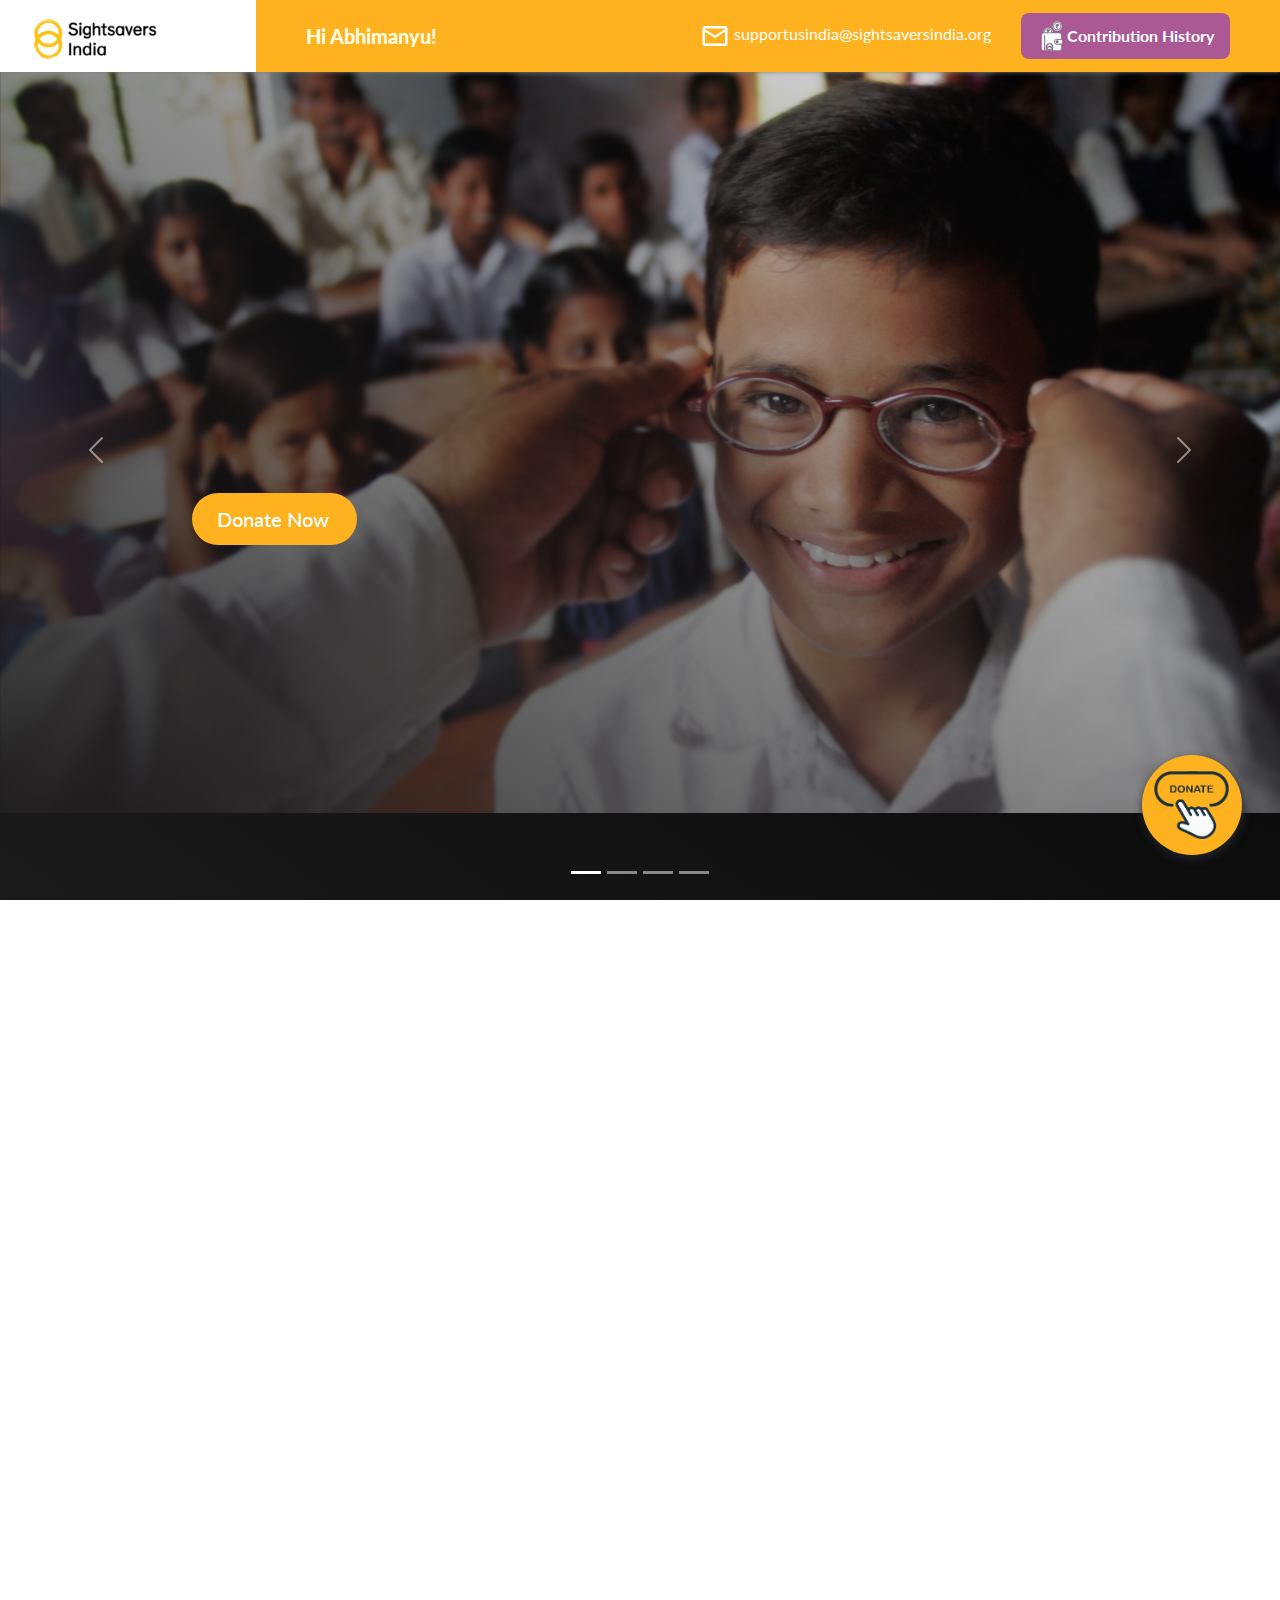
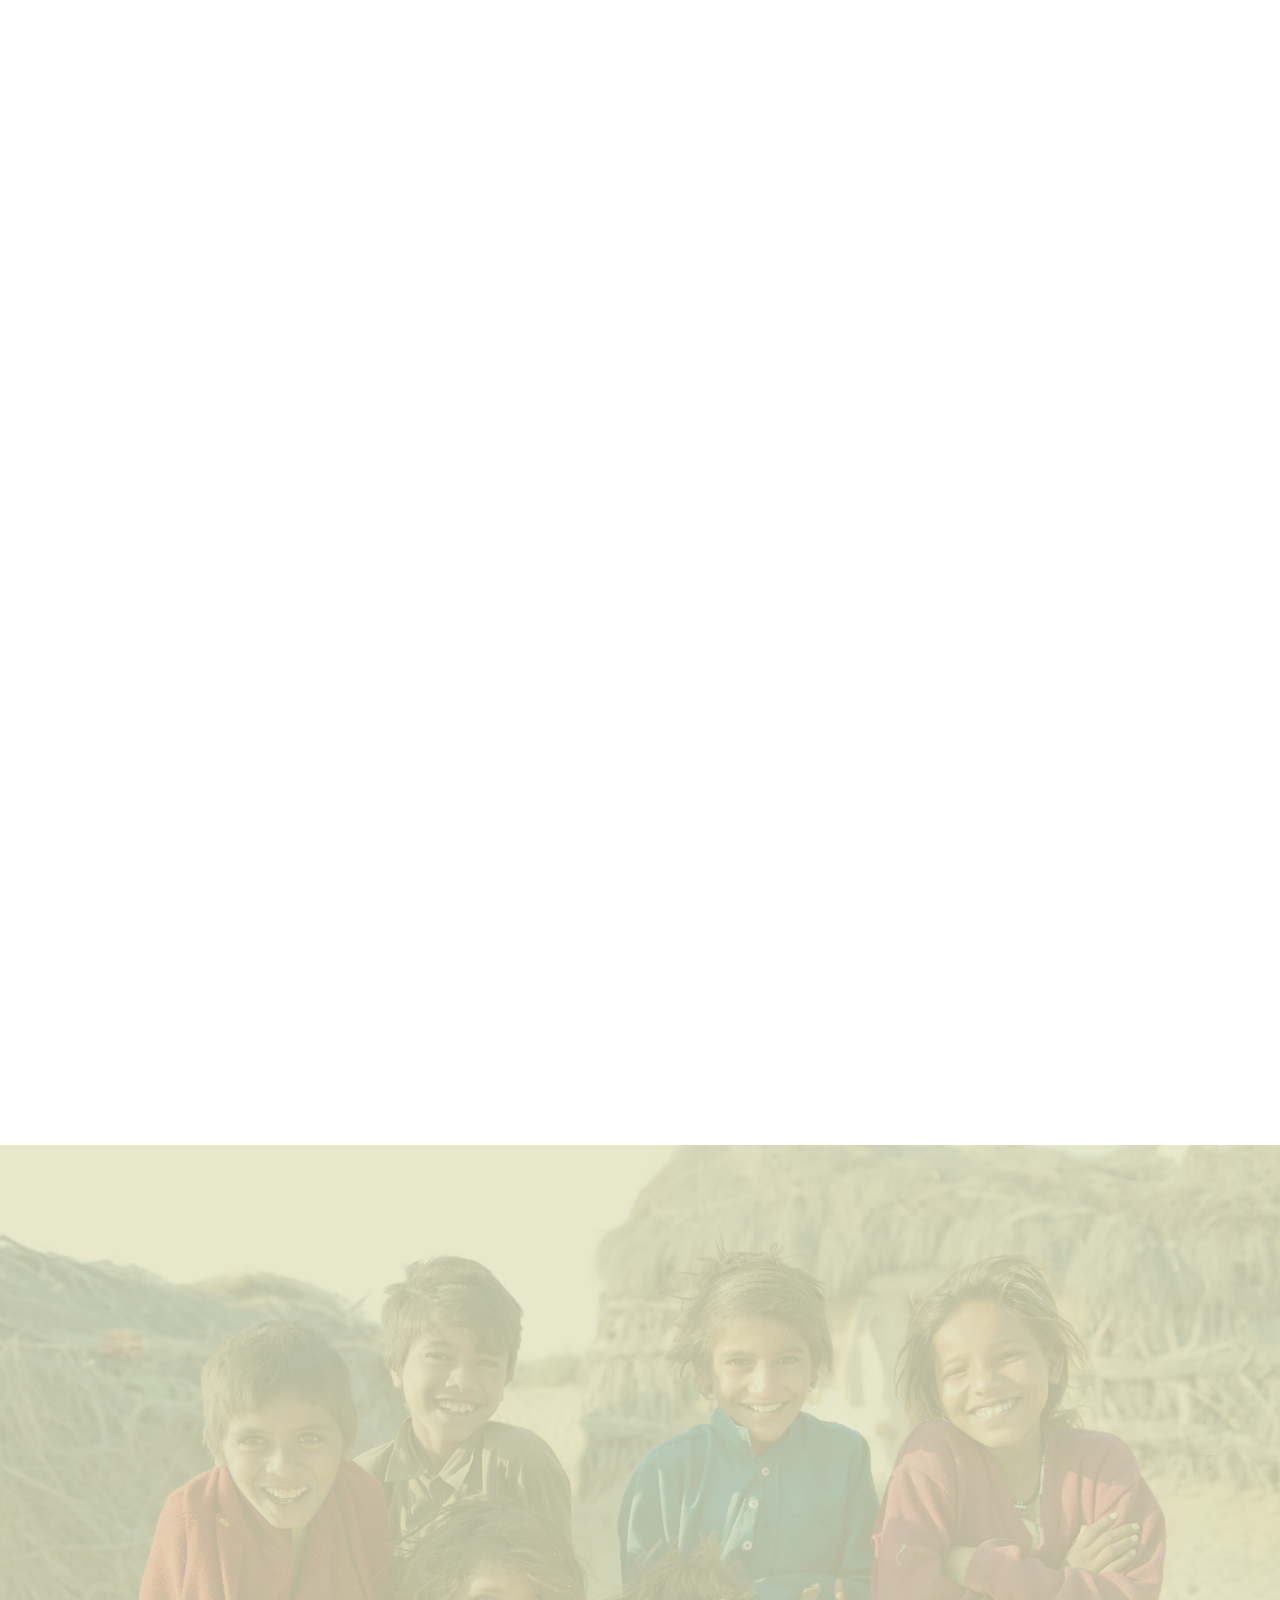
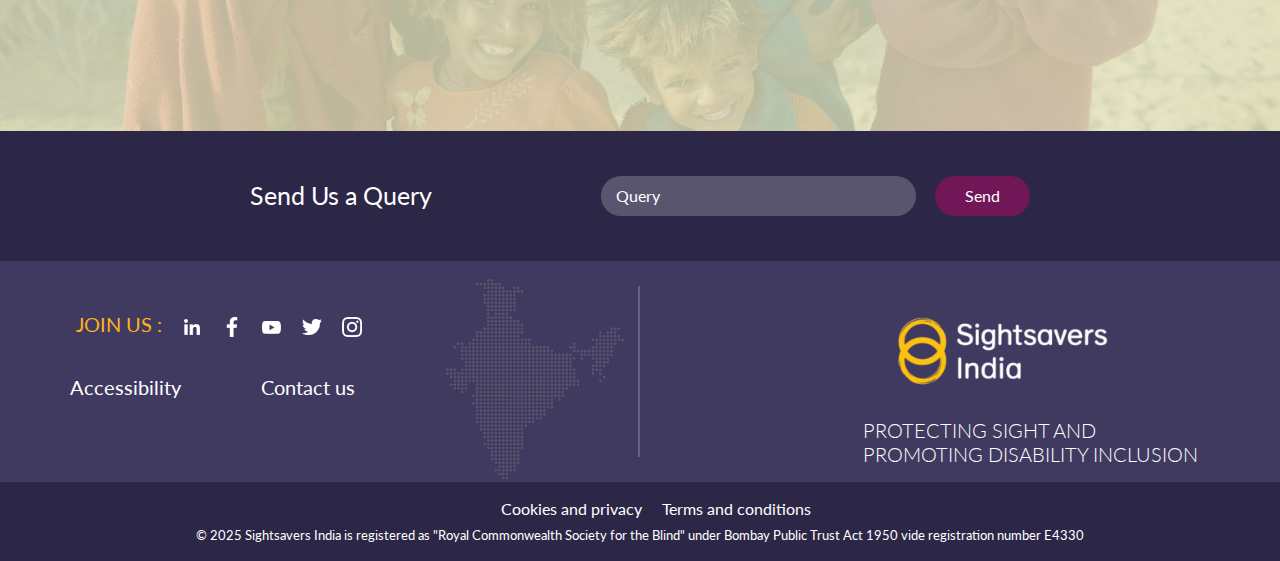
<file: index.html>
<!DOCTYPE html>
<html lang="en">
 
<head>
    <meta charset="UTF-8">
    <meta name="viewport" content="width=device-width, initial-scale=1.0">
    <title>Donate now!</title>
    <link href="https://cdn.jsdelivr.net/npm/bootstrap@5.3.0-alpha1/dist/css/bootstrap.min.css" rel="stylesheet">
    <link href="https://unpkg.com/swiper/swiper-bundle.min.css" rel="stylesheet">
    <link rel="stylesheet" href="https://cdn.jsdelivr.net/npm/aos@2.3.4/dist/aos.css" />
    <link rel="stylesheet" href="style.css">
</head>

<body>
    <header id="header" class="header_container">

        <div class="left_logo">
            <a href="https://www.sightsaversindia.org/" target="_blank">
                <img src="img/logo.png" alt="Sightsavers India Logo" class="img-fluid">
            </a>
        </div>

        <nav class="right_logo">
            <div class="donar_name">Hi Abhimanyu!</div>
            <ul class="contact_info">
                <li class="org">
                    <span class="icon-email" aria-hidden="true">
                        <!-- <img src="img/org.png" class="header_icon" /> -->
                        <svg class="mail-icon" xmlns="http://www.w3.org/2000/svg" viewBox="0 0 24 24"
                            fill="currentColor">
                            <path
                                d="M20 4H4C2.897 4 2 4.897 2 6v12c0 1.103.897 2 2 2h16c1.103 0 2-.897 2-2V6c0-1.103-.897-2-2-2zm0 2v.511L12 11.5 4 6.511V6h16zM4 18V8.511l8 4.989 8-4.989V18H4z" />
                        </svg>
                    </span>
                    <a href="mailto:abhimanyu@asrama.co.in">supportusindia@sightsaversindia.org</a>
                </li>
                <li class="org">
                    <span class="icon_phone" aria-hidden="true">
                        <!-- <img src="img/Contribution History.png" class="header_icon downloadicon" /> -->
                        <svg version="1.1" id="Layer_1" class="svg_contri" xmlns="http://www.w3.org/2000/svg"
                            xmlns:xlink="http://www.w3.org/1999/xlink" x="0px" y="0px" viewBox="0 0 64 64"
                            style="enable-background:new 0 0 64 64;" xml:space="preserve">
                            <g>
                                <path class="st0" d="M31.17,23.87c0,0.29-0.04,0.58-0.07,0.96c-0.61,0-3.97,0-7.3-0.01c-0.13,0-0.26,0-0.39,0
c-0.23-0.28-0.45-0.56-0.68-0.84c-0.09-0.11-0.18-0.23-0.29-0.36c1.48-0.14,2.67-0.65,3.02-2.29c0.32,0,0.64,0,0.96,0
c0.04,0,0.11-0.01,0.13-0.05c0.18-0.26,0.35-0.52,0.53-0.81h-1.63c-0.16-0.33-0.31-0.64-0.46-0.96h0.14c0.42,0,0.85,0,1.27,0
c0.05,0,0.12-0.01,0.14-0.04c0.18-0.26,0.35-0.53,0.54-0.82h-0.16c-0.53,0-1.06,0-1.59,0.01c-1.31,0-2.63,0.01-3.94,0.01
c-0.05,0-0.13,0.01-0.16,0.04c-0.18,0.26-0.35,0.52-0.55,0.82c0.55,0,1.06-0.01,1.57,0c0.51,0.01,1,0.13,1.42,0.46
c0.15,0.12,0.28,0.27,0.36,0.47h-0.17c-0.83,0-1.66,0-2.5,0c-0.05,0-0.12,0-0.15,0.03c-0.19,0.26-0.37,0.53-0.56,0.83h3.49
c-0.01,0.07-0.01,0.12-0.02,0.17c-0.09,0.63-0.48,1.01-1.05,1.24c-0.54,0.22-1.11,0.26-1.69,0.26c-0.14,0-0.29,0-0.43,0
c0,0.25,0,0.49,0,0.73c0,0.05,0.03,0.1,0.06,0.14c0.27,0.32,0.54,0.64,0.81,0.96c-2.6,0.01-4.86,0.01-5.35,0.01
c-0.03-0.38-0.07-0.67-0.07-0.96c-0.05-4.21,3.47-7.39,7.37-7.4C27.7,16.48,31.22,19.66,31.17,23.87z" />
                                <path class="st0" d="M32.11,24.78c0.06-2.96-0.85-5.48-3.2-7.36c-1.49-1.2-3.18-1.79-5.06-1.79h0c-1.88,0-3.56,0.59-5.06,1.79
c-2.35,1.88-3.26,4.41-3.2,7.36h-1.88c0.07-0.92,0.06-1.8,0.21-2.66c0.79-4.61,4.74-8.34,9.93-8.39h0
c5.19,0.05,9.14,3.79,9.93,8.39c0.15,0.85,0.14,1.73,0.21,2.66H32.11z" />
                                <path class="st0" d="M54.03,45.72c-0.04,0.49-0.11,0.99-0.13,1.48c-0.04,1.18-0.63,1.93-1.79,1.94c-3.39,0.04-6.79,0.1-10.18-0.03
c-2.56-0.1-4.45-2.39-4.35-4.95c0.1-2.64,2.04-4.67,4.62-4.71c3.26-0.05,6.52-0.03,9.79-0.01c1.25,0.01,1.87,0.71,1.91,1.98
c0.02,0.52,0.08,1.05,0.13,1.57C54.03,43.9,54.03,44.81,54.03,45.72z M45.71,44.25c-0.01-1.5-1.33-2.79-2.84-2.78
c-1.53,0.02-2.78,1.29-2.78,2.83c0,1.53,1.28,2.83,2.79,2.83C44.4,47.14,45.72,45.8,45.71,44.25z" />
                                <path class="st0" d="M19.6,62c0.03,0.29,0.08,0.57,0.15,0.84c-0.09,0-0.17,0-0.26,0c-0.11-0.88-0.08-1.76,0.12-2.63
c0.01,0.03,0.01,0.06,0,0.09C19.54,60.86,19.54,61.43,19.6,62z" />
                                <path class="st0"
                                    d="M21.56,51.94c-0.38,0.85-0.63,1.72-0.67,2.67C20.84,53.64,21.06,52.76,21.56,51.94z" />
                                <path class="st0" d="M29.42,48.78c0,0,0,0.01,0,0.01c0.06,0.03,0.12,0.07,0.18,0.1c-1.16-0.55-2.39-0.64-3.64-0.53
c0.54-0.11,1.09-0.12,1.63-0.09c-0.01-0.04-0.04-0.04-0.07-0.05c-0.02-0.01-0.05-0.02-0.07-0.03c0.85,0.05,1.64,0.29,2.37,0.72
C29.69,48.87,29.55,48.82,29.42,48.78z" />
                                <path class="st0" d="M29.93,48.42c-0.81-0.36-1.65-0.57-2.54-0.61c-1.96-0.09-3.72,0.48-5.25,1.71c-1.16,0.93-1.94,2.11-2.3,3.55
c-0.02,0.08-0.04,0.17-0.08,0.24c0.39-2.09,1.48-3.69,3.3-4.78c2.35-1.4,5.07-1.16,6.95-0.09C29.99,48.47,29.96,48.44,29.93,48.42z
" />
                                <path class="st0" d="M31.3,57.77c0.05,0.07,0.05,0.12,0,0.2c-0.91,1.3-2.14,2.1-3.71,2.39c-0.11,0.02-0.22,0.03-0.33,0.05
c-0.2,0.02-0.39,0.03-0.59,0.03c-1.96-0.05-3.52-0.86-4.65-2.47c-0.05-0.07-0.05-0.12,0-0.19c0.92-1.33,2.17-2.17,3.77-2.39
C28.09,55.06,29.94,55.88,31.3,57.77z" />
                                <path class="st0" d="M21.15,55.82c-0.16-0.93-0.1-1.84,0.19-2.72c0.29-0.89,0.77-1.66,1.45-2.3c1.81-1.74,4.47-2.02,6.54-0.89
c2.14,1.17,3.28,3.53,2.85,5.91c-1.52-1.54-3.33-2.37-5.51-2.37C24.49,53.44,22.68,54.28,21.15,55.82z" />
                                <path class="st0"
                                    d="M32.26,60.8c0,0.74-0.11,1.44-0.36,2.09c-3.86-0.01-7.67-0.03-10.49-0.04c-0.35-0.93-0.43-1.89-0.27-2.88
c0-0.01,0.01-0.03,0.01-0.05c1.52,1.55,3.33,2.4,5.51,2.4c2.18,0,3.99-0.85,5.5-2.41C32.23,60.21,32.26,60.51,32.26,60.8z" />
                                <path class="st0" d="M32.52,60.27c0.12,0.9,0.06,1.78-0.24,2.61h-0.16c0.15-0.4,0.25-0.81,0.31-1.25c0.09-0.64,0.07-1.28-0.06-1.91
c-0.01-0.03-0.02-0.06,0-0.1C32.45,59.85,32.49,60.06,32.52,60.27z" />
                                <path class="st0" d="M51.93,58.42c-0.03,2.36-1.9,4.42-4.2,4.46c-1.86,0.03-7.72,0.03-13.85,0.01c0.2-0.73,0.28-1.51,0.25-2.32
c-0.03-0.91-0.24-1.79-0.6-2.63c-0.02-0.05-0.02-0.1,0-0.15c0.5-1.17,0.69-2.39,0.58-3.66c-0.08-0.9-0.34-1.75-0.8-2.53
c-0.72-1.23-1.75-2.12-3.02-2.74c-0.23-0.11-0.48-0.21-0.72-0.32c0.24,0.06,0.48,0.15,0.71,0.25c0.84,0.35,1.59,0.83,2.26,1.44
c-0.02-0.04-0.05-0.08-0.08-0.11c-0.2-0.24-0.4-0.47-0.62-0.68c-1.81-1.69-3.94-2.36-6.38-2c-1.65,0.24-3.06,1-4.21,2.2
c-1.27,1.33-1.97,2.92-2.08,4.76c-0.07,1.17,0.13,2.31,0.59,3.39c0.03,0.06,0.03,0.1,0,0.16c-0.65,1.52-0.77,3.09-0.4,4.71
c0.01,0.06,0.03,0.12,0.05,0.19c-1.5-0.01-2.46-0.01-2.61-0.01c0-0.23,0-21.55-0.01-31.95c0-0.38-1.1-0.35-1.1,0.04
c-0.02,10.43-0.04,31.66-0.05,31.83c-2.53,0.79-5.26-1.02-5.6-3.69C10,58.61,9.98,58.16,9.98,57.7c0-8.93-0.01-17.86,0-26.8
c0-0.59,0.02-1.18,0.14-1.75c0.42-1.98,2-3.29,4.1-3.47c0.29-0.03,0.59-0.02,0.88-0.02c10.64,0,21.29,0,31.93,0
c3.03,0,4.88,1.8,4.9,4.81c0.02,2.51,0.01,5.03,0,7.54c0,0.18-0.02,0.36-0.04,0.63H51c-2.89,0-5.78-0.03-8.66,0.01
c-2.9,0.04-5.17,2.14-5.5,5.04c-0.32,2.8,1.44,5.39,4.2,6.09c0.59,0.15,1.21,0.18,1.82,0.19c2.7,0.02,5.4,0.01,8.1,0.01h0.91
c0.03,0.18,0.06,0.31,0.06,0.43C51.94,53.08,51.96,55.75,51.93,58.42z" />
                                <path class="st0" d="M53.42,11.23c-0.17-5.08-3.63-9.19-8.41-10.02c-5.51-0.95-10.79,2.74-11.71,8.18
c-0.11,0.65-0.16,1.29-0.16,1.92c0,0.63,0.05,1.27,0.16,1.92c0.92,5.44,6.2,9.13,11.71,8.18c4.78-0.82,8.23-4.94,8.41-10.02
c0-0.03,0-0.06,0-0.09C53.43,11.28,53.43,11.26,53.42,11.23z M43.31,19.66c-4.52,0.03-8.25-3.69-8.28-8.25v-0.18
c0.03-4.56,3.76-8.28,8.28-8.25c4.52,0.03,8.24,3.8,8.25,8.34C51.55,15.86,47.82,19.63,43.31,19.66z" />
                                <path class="st0" d="M43.51,3.88c-4.07-0.13-7.49,3.02-7.65,7.03c-0.17,4.32,3,7.74,7.31,7.88c3.87,0.13,7.33-3.11,7.45-6.98
C50.76,7.39,47.73,4.01,43.51,3.88z M44.82,9.25h1.63c-0.18,0.28-0.35,0.55-0.53,0.81c-0.02,0.03-0.08,0.04-0.13,0.05
c-0.32,0-0.64,0-0.96,0c-0.35,1.64-1.54,2.15-3.02,2.29c0.1,0.13,0.19,0.25,0.29,0.36c0.96,1.2,1.93,2.4,2.89,3.6
c0.05,0.06,0.07,0.15,0.11,0.22c-0.01,0.02-0.03,0.04-0.04,0.06c-0.41,0-0.82,0-1.22,0c-0.04,0-0.1-0.04-0.13-0.07
c-1.1-1.3-2.2-2.6-3.29-3.9c-0.03-0.04-0.06-0.09-0.06-0.14c-0.01-0.24,0-0.49,0-0.73c0.14,0,0.28,0,0.43,0
c0.58,0.01,1.15-0.04,1.69-0.26c0.57-0.23,0.96-0.61,1.05-1.24c0.01-0.05,0.01-0.11,0.02-0.17h-3.49c0.2-0.29,0.38-0.56,0.56-0.83
c0.02-0.03,0.1-0.03,0.15-0.03c0.83,0,1.66,0,2.5,0h0.17c-0.08-0.2-0.21-0.35-0.36-0.47c-0.41-0.33-0.9-0.45-1.42-0.46
c-0.51-0.01-1.02,0-1.57,0c0.2-0.3,0.37-0.57,0.55-0.82c0.02-0.03,0.1-0.04,0.16-0.04c1.31,0,2.63-0.01,3.94-0.01
c0.53,0,1.06,0,1.59-0.01h0.16c-0.19,0.29-0.36,0.56-0.54,0.82c-0.02,0.03-0.09,0.04-0.14,0.04c-0.42,0-0.85,0-1.27,0h-0.14
C44.51,8.61,44.66,8.92,44.82,9.25z" />
                                <circle class="st0" cx="43.55" cy="43.25" r="0.49" />
                            </g>
                        </svg>

                    </span>
                    <a href="#" class="contri">Contribution History</a>
                </li>
            </ul>
        </nav>

    </header>

    <main>
        <section class="banner_section">
            <div id="sightcarousel" class="carousel slide" data-bs-ride="carousel" data-bs-interval="3000">
                <div class="carousel-indicators">
                    <button type="button" data-bs-target="#sightcarousel" data-bs-slide-to="0" class="active"
                        aria-current="true" aria-label="Slide 1"></button>
                    <button type="button" data-bs-target="#sightcarousel" data-bs-slide-to="1"
                        aria-label="Slide 2"></button>
                    <button type="button" data-bs-target="#sightcarousel" data-bs-slide-to="2"
                        aria-label="Slide 3"></button>
                    <button type="button" data-bs-target="#sightcarousel" data-bs-slide-to="3"
                        aria-label="Slide 4"></button>
                </div>
                <div class="carousel-inner">
                    <div class="carousel-item active">
                        <div class="banner_overlay"></div>
                        <img src="img/banner_1.webp" class="d-block w-100" alt="...">
                        <div class="carousel-caption d-md-block">
                            <div>
                                <div class="line1 animate-text" data-animation="fade-down">Clear Vision</div>
                                <div class="line2 animate-text" data-animation="fade-up">Brighter Future</div>
                            </div>
                            <!-- <p>A Vision for Education. Giving children the opportunity to learn with clear sight.</p> -->
                            <div class="donate_button" data-animation="fade-up">
                                <a href="https://donate.sightsaversindia.org/?_ga=2.83990298.289936198.1547397016-1823115817.1542719816" target="_blank" style="text-decoration: none; color: inherit;">
                                    Donate Now
                                </a>
                            </div>
                        </div>
                    </div>
                    <div class="carousel-item">
                        <div class="banner_overlay"></div>
                        <img src="img/banner_3.webp" class="d-block w-100" alt="...">
                        <div class="carousel-caption d-md-block ">
                            <div>
                                <div class="line1 animate-text" data-animation="fade-down">Restoring Vision</div>
                                <div class="line2 animate-text" data-animation="fade-up">Transforming Lives</div>
                            </div>
                            <!-- <p>Bringing care to underserved communities across India. Providing care to overcome
                                preventable blindness and bringing hope to the remotest corners of India</p> -->
                                <div class="donate_button" data-animation="fade-up">
                                    <a href="https://donate.sightsaversindia.org/?_ga=2.83990298.289936198.1547397016-1823115817.1542719816" target="_blank" style="text-decoration: none; color: inherit;">
                                        Donate Now
                                    </a>
                                </div>
                        </div>
                    </div>
                    <div class="carousel-item">
                        <div class="banner_overlay"></div>
                        <img src="img/banner_2.webp" class="d-block w-100" alt="...">
                        <div class="carousel-caption d-md-block">
                            <div>
                                <div class="line1 animate-text" data-animation="fade-down">Lighting up</div>
                                <div class="line2 animate-text" data-animation="fade-up">Livelihoods</div>
                            </div>
                            <!-- <p>Enabling individuals to regain their independence and rebuild their lives.</p> -->
                            <div class="donate_button" data-animation="fade-up">
                                <a href="https://donate.sightsaversindia.org/?_ga=2.83990298.289936198.1547397016-1823115817.1542719816" target="_blank" style="text-decoration: none; color: inherit;">
                                    Donate Now
                                </a>
                            </div>
                        </div>
                    </div>
                    <div class="carousel-item">
                        <div class="banner_overlay"></div>
                        <img src="img/banner_4.webp" class="d-block w-100" alt="banner_4">
                        <div class="carousel-caption d-md-block" data-aos="fade-right">
                            <div>
                                <div class="line1 animate-text" data-animation="fade-down">Together for</div>
                                <div class="line2 animate-text" data-animation="fade-up">Inclusion</div>
                            </div>
                            <!-- <p>Embracing equality and empowering individuals. Promoting equal opportunities for people
                                with visual impairments across all aspects of life.</p> -->
                                <div class="donate_button" data-animation="fade-up">
                                    <a href="https://donate.sightsaversindia.org/?_ga=2.83990298.289936198.1547397016-1823115817.1542719816" target="_blank" style="text-decoration: none; color: inherit;">
                                        Donate Now
                                    </a>
                                </div>
                        </div>
                    </div>
                </div>
                <button class="carousel-control-prev" type="button" data-bs-target="#sightcarousel"
                    data-bs-slide="prev">
                    <span class="carousel-control-prev-icon" aria-hidden="true"></span>
                    <span class="visually-hidden">Previous</span>
                </button>
                <button class="carousel-control-next" type="button" data-bs-target="#sightcarousel"
                    data-bs-slide="next">
                    <span class="carousel-control-next-icon" aria-hidden="true"></span>
                    <span class="visually-hidden">Next</span>
                </button>
            </div>
            <div class="donate_tag">
                <a href="https://donate.sightsaversindia.org/?_ga=2.83990298.289936198.1547397016-1823115817.1542719816" target="_blank">
                    <img src="img/donate.png" alt="donate">
                    <!-- <div class="tag_text">
                        Donate Now!
                    </div> -->
                </a>
            </div>
        </section>

        <section class="achievements_section pt-0">
            <!-- <div class="title_heading">
                <div class="heading">Success Beyond Boundaries!</div>
                <div class="pseudo_text">Transforming challenges into achievements, our journey reflects innovation,
                    passion, and success. Together, we build a future of limitless possibilities and shared milestones
                </div>
            </div> -->

            <div class="row">
                <!-- First Swiper -->
                <div class="col-lg-6 col-md-12 col-sm-12 slider-padding" data-aos="fade-right">
                    <div class="swiper-container" id="swiper1">
                        <div class="swiper-wrapper">
                            <div class="swiper-slide">
                                <div class="achievement_card">
                                    <img src="img/card1.JPG" alt="...">
                                    <div class="achive_overlay"></div>
                                    <div class="achieve_content">
                                        <div class="achieve_title">
                                            55 Million People Examined for Eye Health
                                        </div>
                                        <div class="achieve_para">
                                            Since 1966, Sightsavers India has examined over 55 million people for
                                            various eye health conditions, ensuring early detection and treatment
                                        </div>
                                    </div>
                                </div>
                            </div>
                            <div class="swiper-slide">
                                <div class="achievement_card">
                                    <img src="img/slide2.jpg" alt="...">
                                    <div class="achive_overlay"></div>
                                    <div class="achieve_content">
                                        <div class="achieve_title">
                                            36.4 Million Eye Treatments Provided
                                        </div>
                                        <div class="achieve_para">
                                            Sightsavers India has provided over 36.4 million eye treatments, including
                                            spectacles, to improve vision and quality of life
                                        </div>
                                    </div>
                                </div>
                            </div>
                            <div class="swiper-slide">
                                <div class="achievement_card">
                                    <img src="img/slid.jpg" alt="...">
                                    <div class="achive_overlay"></div>
                                    <div class="achieve_content">
                                        <div class="achieve_title">
                                            Inclusive Education for Children
                                        </div>
                                        <div class="achieve_para">
                                            Sightsavers India’s Inclusive Education Programme has enabled children with
                                            vision impairments to access mainstream education, fostering equal
                                            opportunities.
                                        </div>
                                    </div>
                                </div>
                            </div>
                        </div>
                    </div>
                </div>

                <!-- Second Swiper -->
                <div class="col-lg-6 col-md-12 col-sm-12 slider-padding" data-aos="fade-left">
                    <div class="swiper-container" id="swiper2">
                        <div class="swiper-wrapper">
                            <div class="swiper-slide">
                                <div class="achievement_card achievement_card2">
                                    <img src="img/card2.jpg" alt="...">
                                    <div class="achive_overlay achive_overlay2"></div>
                                    <div class="achieve_content">
                                        <div class="achieve_title">
                                            6 Million Cataract Surgeries Facilitated
                                        </div>
                                        <div class="achieve_para">
                                            Over 6 million cataract surgeries have been facilitated by Sightsavers
                                            India, helping restore sight to people with cataract-related vision loss
                                        </div>
                                    </div>
                                </div>
                            </div>
                            <div class="swiper-slide">
                                <div class="achievement_card achievement_card2">
                                    <img src="img/slide4.jpg" alt="...">
                                    <div class="achive_overlay achive_overlay2"></div>
                                    <div class="achieve_content">
                                        <div class="achieve_title">
                                            Social Inclusion Across 10 States
                                        </div>
                                        <div class="achieve_para">
                                            Through its social inclusion initiatives, Sightsavers India works in 10
                                            priority states, helping individuals access equal opportunities in
                                            education, employment, and society
                                        </div>
                                    </div>
                                </div>
                            </div>
                        </div>
                    </div>
                </div>
            </div>

        </section>

        <section class="cards_section" data-aos="fade-right">
            <div class="title_heading">
                <div class="heading">Every Download Is A Testament To Your Trust.</div>
                <div class="pseudo_text">We drive change. Your trust powers our mission to innovate and achieve,
                    creating lasting impact.</div>
            </div>
            <div class="container">
                <div class="cards_row">
                    <div class="cards">
                        <a href="#">
                            <div class="cards_content">
                                <div>
                                    <div class="down">
                                        Download Receipt
                                    </div>
                                    <div class="img-class">
                                        <div class="icon_box">
                                            <img src="img/Website Icons-02.png" />
                                        </div>
                                    </div>

                                </div>
                            </div>
                        </a>
                    </div>
                    <div class="cards">
                        <a href="#">
                            <div class="cards_content">
                                <div>
                                    <div class="down">
                                        Download Tax exemption Certificate
                                    </div>
                                    <div class="img-class">
                                        <div class="icon_box">
                                            <img src="img/Website Icons-01.png" />
                                        </div>
                                    </div>

                                </div>
                            </div>
                        </a>
                    </div>
                    <div class="cards blue-card">
                        <a href="#">
                            <div class="cards_content">
                                <div>
                                    <div class="down">
                                        Download Consolidated Donation Statement
                                    </div>
                                    <div class="img-class">
                                        <div class="icon_box">
                                            <img src="img/Website Icons-03.png" />
                                        </div>
                                    </div>

                                </div>
                            </div>
                        </a>
                    </div>

                </div>
            </div>
        </section>
         <!-- Banner Section here replace  -->
         <section class="news_section" data-aos="fade-left">
            <div class="title_heading">
              <div class="heading">Instant Insights, Real-Time Updates</div>
            </div>
            <div class="container">
                <div class="news_card_wrapper">
                    <!-- Banner Image (Resized) -->
                    <img src="img/newbanner.png" alt="Banner" style="max-width: 100%; height: auto; display: block; margin: auto; border-radius: 10px;">
                </div>
            
                <!-- Subtitle -->
                <div class="content_wrapper" 
                    style="display: flex; justify-content: space-between; align-items: center; margin-top: 20px; padding: 20px; background-color: rgb(113,23,88); border-radius: 12px; box-shadow: 0 4px 8px rgba(0, 0, 0, 0.1);">
                    
                    <!-- Heading -->
                    <div class="heading" style="font-size: 24px; font-weight: bold; color: #fff;">
                        Be a part of the conversation with the latest updates.
                    </div>
                    
                    <!-- Read More Button -->
                    <div>
                        <a href="https://www.sightsaversindia.org/news-and-blogs/" 
                            style="display: inline-block; padding: 10px 20px; background-color: #FFC107; color: #000; font-size: 18px; font-weight: bold; border-radius: 8px; text-decoration: none; box-shadow: 2px 2px 5px rgba(0, 0, 0, 0.2);">
                            Read More
                        </a>
                    </div>
                </div>
            </div>
            
          </section>
        

          <!-- Banner Section here replace  -->
          
        



        <!-- Pledge Section  -->
        <section class="details_section">
            <div class="details_overlay"></div>
            <div class="container">
                <div class="row">
                    <div class="col-lg-7" data-aos="fade-right">
                        <div class="text_wrapper">
                            <div class="text_content">
                                <h3 class="top_text">A PLEDGE</h2>
                                    <p class="mid_text">TO ELIMINATE AVOIDABLE</p>
                                    <h2 class="bottom_text">BLINDNESS
                                </h3>
                            </div>
                        </div>
                    </div>
                    <div class="col-lg-5" data-aos="fade-left">
                        <div class="square_grid">
                            <div class="square_grid_content">
                                <div class="grid_card">
                                <a href="https://www.sightsaversindia.org/category/stories/" target="_blank">
                                    <div class="grid_card_content">
                                        Case Stories
                                    </div>
                                    <div class="grid_img">
                                        <img src="img/blind-students.jpg" alt="">
                                    </div>
                                </a>
                                </div>
                                <div class="grid_card">
                                  <a href="https://www.youtube.com/@SightsaversIN/videos" target="_blank">
                                    <div class="grid_card_content grid_card_content2">
                                        Impact Videos
                                    </div>
                                    <div class="grid_img">
                                        <img src="img/education.webp" alt="">
                                    </div>
                                </a>
                                </div>
                                <div class="grid_card">
                                    <a href="https://www.sightsaversindia.org/where-we-work/" target="_blank">
                                        <div class="grid_card_content grid_card_content3">
                                            Our Reach
                                        </div>
                                        <div class="grid_img">
                                            <img src="img/3d-view-map.webp" alt="Our Reach">
                                        </div>
                                    </a>
                                </div>
                                <div class="grid_card">
                                    <a href="https://www.sightsaversindia.org/governance/annual-reviews/" target="_blank">
                                        <div class="grid_card_content">
                                            Download Annual Report
                                        </div>
                                        <div class="grid_img">
                                            <img src="img/business-report-graphs-charts.jpg" alt="">
                                        </div>
                                    </a>
                                </div>
                            </div>
                        </div>
                    </div>
                </div>
            </div>
        </section>

        <section class="query_section">
            <div class="container">
                <div class="query_content">
                    <div class="text">Send Us a Query</div>
                    <div class="query_input">
                        <input type="text" placeholder="Query" value="Query" aria-label="Enter your query">
                        <input type="button" value="Send" aria-label="Send your query">
                    </div>
                </div>
            </div>
        </section>
    </main>

    <footer>
        <div class="container">
            <div class="footer_wrapper">
                <div class="row top_footer">
                   
                    <div class="col-md-6 footer_left">
                        <div class="social_media">Join us :
                            <div class="icons_box">
                                <a href="https://www.linkedin.com/in/sightsavers-india-16395093/" target="_blank">
                                    <img src="img/linkedin.png" alt="LinkedIn">
                                </a>
                            </div>
                            <div class="icons_box">
                                <a href="https://www.facebook.com/SightsaversIndia/" target="_blank">
                                    <img src="img/facebook-app-symbol.png" alt="Facebook">
                                </a>
                            </div>
                            <div class="icons_box pt-2">
                                <a href="https://www.youtube.com/user/SightsaversIN" target="_blank">
                                    <img src="img/youtube.png" alt="YouTube">
                                </a>
                            </div>
                            <div class="icons_box">
                                <a href="https://x.com/sightsaversIN" target="_blank">
                                    <img src="img/twitter.png" alt="Twitter (X)">
                                </a>
                            </div>
                            <div class="icons_box">
                                <a href="https://www.instagram.com/sightsaversin/" target="_blank">
                                    <img src="img/instagram.png" alt="Instagram">
                                </a>
                            </div>
                        </div>
                        <div class="listings">
                            <ul>
                                <!-- <li><a href="#">Careers</a></li> -->
                                <li><a href="https://www.sightsaversindia.org/accessibility/">Accessibility</a></li>
                                <!-- <li><a href="#">News and Blogs</a></li> -->
                                <li><a href="https://www.sightsaversindia.org/contact-us/">Contact us</a></li>
                            </ul>
                        </div>
                    </div>
                    <div class="col-md-6 ">
                        <div class="ft_right_wrapper">
                            <div class="footer_logo">
                                <img src="img/flogo.png" alt="">
    
                            </div>
                            <div class="footer_text">
                                PROTECTING SIGHT AND <br> PROMOTING DISABILITY INCLUSION
                            </div>
                        </div>
                        
                    </div>
                </div>
            </div>
        </div>
        <div class="copyright">
            <div class="copylisting">
                <ul>
                    <li><a href="https://www.sightsaversindia.org/privacy-and-cookies/">Cookies and privacy</a></li>
                    <li><a href="https://www.sightsaversindia.org/terms-and-conditions/">Terms and conditions</a></li>
                    <!-- <li><a href="#">Modern slavery</a></li>
                    <li><a href="#">Safeguarding</a></li> -->
                </ul>
            </div>
            <p class="mb-0">© 2025 Sightsavers India is registered as "Royal Commonwealth Society for the Blind"
                under Bombay Public Trust Act 1950 vide registration number E4330</p>
        </div>
    </footer>

    <script src="https://cdn.jsdelivr.net/npm/bootstrap@5.3.0-alpha1/dist/js/bootstrap.bundle.min.js"></script>
    <script src="https://unpkg.com/swiper/swiper-bundle.min.js"></script>
    <script rel="preload" src="https://cdn.jsdelivr.net/npm/aos@2.3.4/dist/aos.js"></script>
    <script src="js/count.js"></script>
    <script src="js/animate.js"></script>
    <script>
        setTimeout(function () {
            var swiper2 = new Swiper('#swiper1', {
                loop: true,  // Enable looping
                spaceBetween: 10,  // Space between slides
                slidesPerView: 1,  // Only 1 slide visible at a time

                autoplay: {
                    delay: 4000,  // 4 seconds autoplay delay
                    disableOnInteraction: false, // Keeps autoplay running even after user interaction
                },
            });
        }, 3000);

        // Initialize the second Swiper with autoplay every 2 seconds (and right-to-left direction)
        setTimeout(function () {
            var swiper2 = new Swiper('#swiper2', {
                loop: true,  // Enable looping
                spaceBetween: 10,  // Space between slides
                slidesPerView: 1,  // Only 1 slide visible at a time

                autoplay: {
                    delay: 4000,  // 4 seconds autoplay delay
                    disableOnInteraction: false, // Keeps autoplay running even after user interaction
                },
            });
        }, 3000);


        if (window.innerWidth > 768) {  // Apply AOS only on larger screens
            AOS.init({
                debounceDelay: 50,  // Delay in ms for debouncing scroll event
                throttleDelay: 99   // Throttle the event for better performance
            });
        }


    </script>
</body>

</html>
</file>
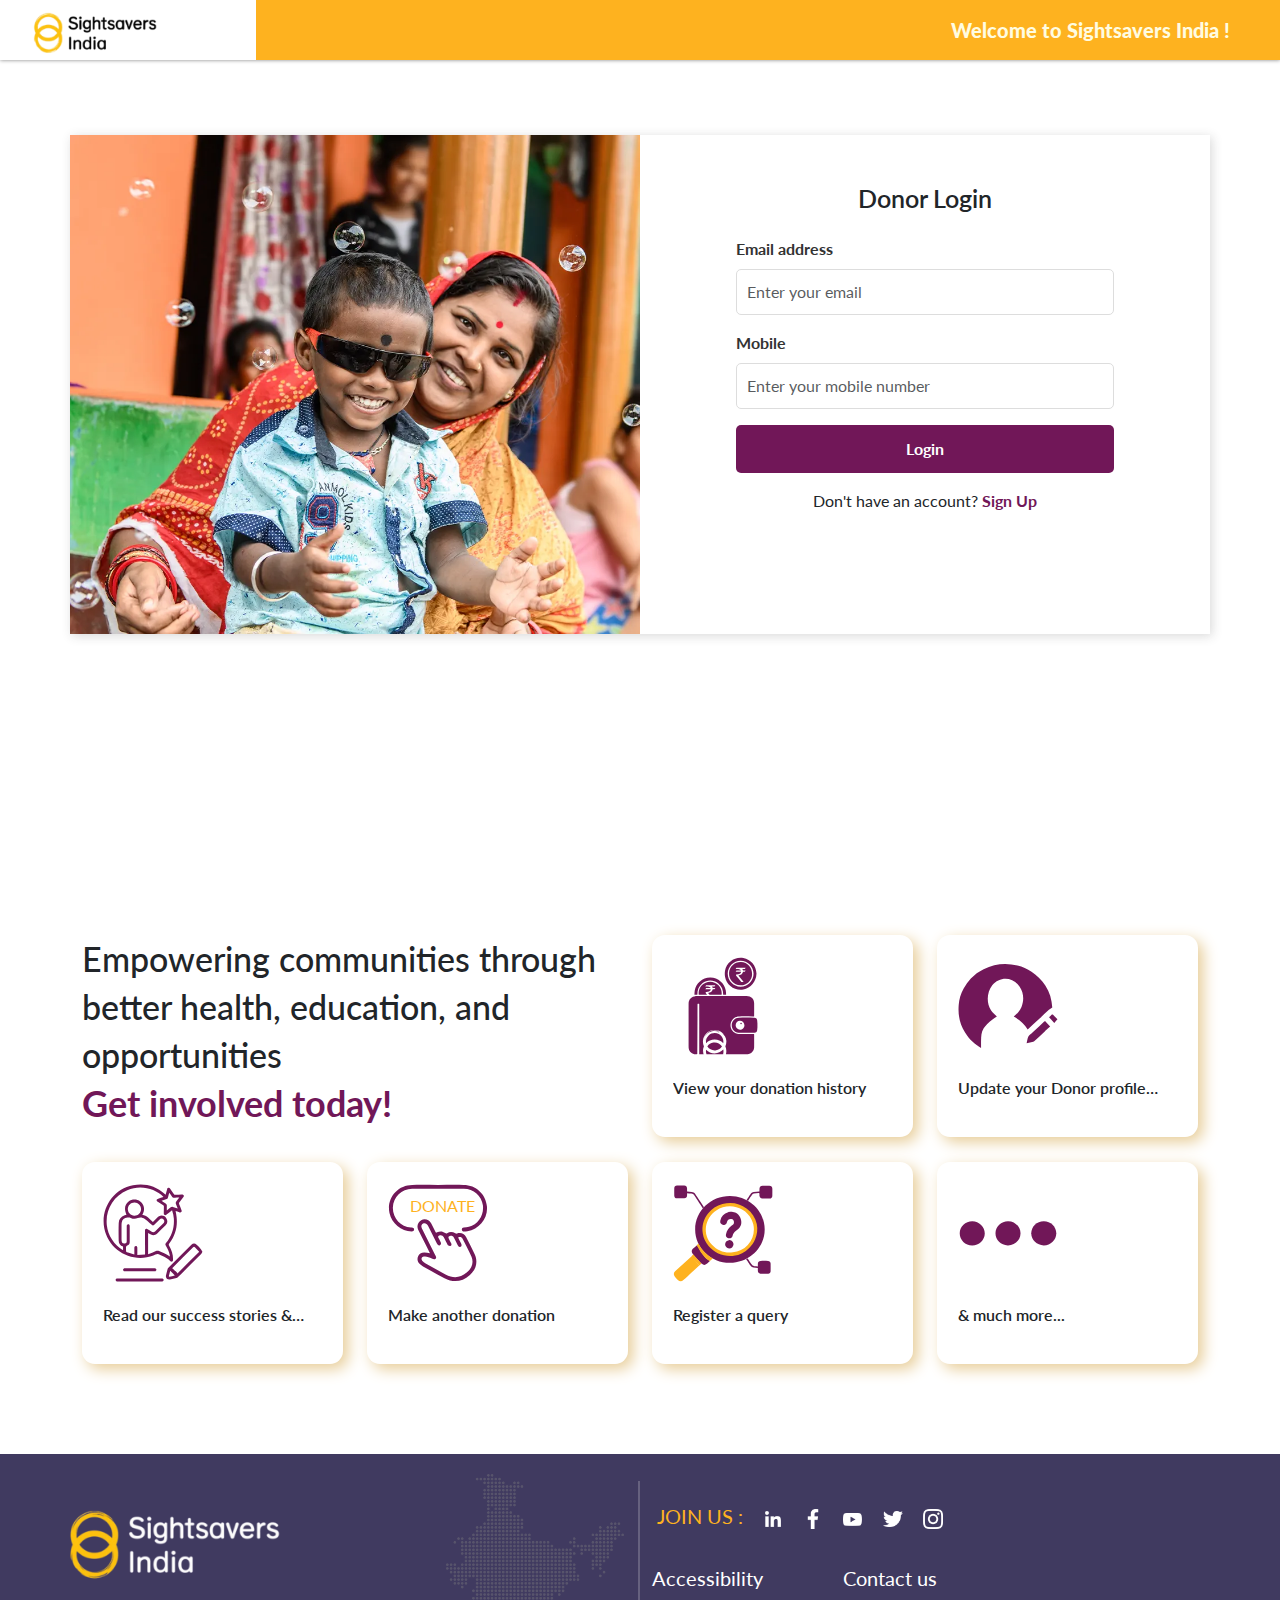
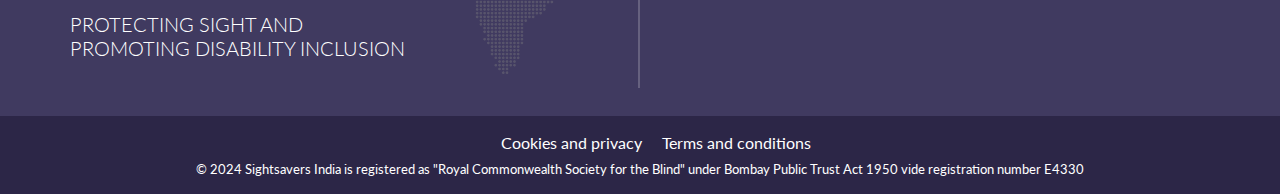
<file: authPage.html>
<!DOCTYPE html>
<html lang="en">

<head>
    <meta charset="UTF-8">
    <meta name="viewport" content="width=device-width, initial-scale=1.0">
    <title>Donate now!</title>
    <link href="https://cdn.jsdelivr.net/npm/bootstrap@5.3.0-alpha1/dist/css/bootstrap.min.css" rel="stylesheet">
    <link href="https://unpkg.com/swiper/swiper-bundle.min.css" rel="stylesheet">
    <!-- <link rel="stylesheet" href="https://cdnjs.cloudflare.com/ajax/libs/aos/2.3.4/aos.css" /> -->
    <link rel="stylesheet" href="style.css">
    <link rel="stylesheet" href="loginSignup.css">
    <style>
        svg {
            width: 100px;
            height: auto;
        }

        .st0 {
            fill: var(--primary-color);
        }

        .st1 {
            fill: var(--secondary-color);
        }

        .st2 {
            fill: var(--secondary-color);
        }
    </style>
</head>

<body>
    <header id="header" class="header_container">

        <div class="left_logo">
            <a href="https://www.sightsaversindia.org/" target="_blank">
                <img src="img/logo.png" alt="Sightsavers India Logo" class="img-fluid">
            </a>
        </div>

        <nav class="right_logo right_logo_auth">
            <div class="donar_name">Welcome to Sightsavers India !</div>
        </nav>

    </header>

    <main>
        <section class="auth_page">
            <div class="container">
                <div class="row row_wrap">
                    <!-- Image Column -->
                    <div class="col-md-6 col-12 login-col text-center login-left">
                        <img src="img/login_banner.webp" alt="Hero Image" class="img-fluid left_img">
                    </div>
                    <!-- Login/Signup Form Column -->
                    <div class="col-md-6 col-12 login-col">
                        <div class="loginwrap">
                            <form id="loginForm">
                                <h3 class="text-center mb-4">Donor Login </h3>
                            
                                <!-- Email Field -->
                                <div class="mb-3">
                                    <label for="email" class="form-label">Email address</label>
                                    <input type="email" class="form-control" id="email" placeholder="Enter your email">
                                </div>
                            
                                <!-- Mobile Field -->
                                <div class="mb-3">
                                    <label for="mobile" class="form-label">Mobile</label>
                                    <input type="text" class="form-control" id="mobile" placeholder="Enter your mobile number">
                                </div>
                            
                                <!-- Login Button -->
                                <button type="button" class="login-btn" id="showOtp">Login</button>
                            
                                <!-- OTP Section (Initially Hidden) -->
                                <div id="otpSection" style="display: none;">
                                    <div class="mb-3 mt-3">
                                        <label for="otp" class="form-label">OTP</label>
                                        <input type="text" class="form-control" id="otp" placeholder="Enter your OTP" maxlength="6" inputmode="numeric">
                                    </div>
                                    
                                    <!-- Resend OTP -->
                                    <div class="mb-3">
                                        <a href="#" id="resendOtp" style="color: blue; cursor: pointer;">Resend OTP</a>
                                    </div>
                            
                                    <!-- Final Login Button -->
                                    <button type="submit" class="login-btn">Login</button>
                                </div>
                            
                                <!-- Sign Up Link -->
                                <div class="text-center mt-3">
                                    <p>Don't have an account? <a href="#" id="showSignup">Sign Up</a></p>
                                </div>
                            </form>

                            <!-- signup form  -->
                            <form id="signupForm">
                                <h3 class="text-center mb-4">Donor Register </h3>
                                <div class="mb-3">
                                    <label for="fname" class="form-label">Full Name</label>
                                    <input type="text" class="form-control" id="fname"
                                        placeholder="Enter your full name">
                                </div>
                                <div class="mb-3">
                                    <label for="remail" class="form-label">Email address</label>
                                    <input type="email" class="form-control" id="remail" placeholder="Enter your email">
                                </div>
                                <div class="mb-3">
                                    <label for="mobile" class="form-label">Mobile</label>
                                    <input type="text" class="form-control" id="mobile"
                                        placeholder="Enter your mobile number">
                                </div>
                                <div id="signupOtpField" style="display: none;">
                                    <div class="mb-3">
                                        <label for="otp" class="form-label">OTP</label>
                                        <input type="text" class="form-control" id="otp" placeholder="Enter your OTP" maxlength="6" inputmode="numeric">
                                    </div>
                                    <button type="button" id="resendOtpSignup" class="btn btn-link">Resend OTP</button>
                                </div>

                                <button type="button" id="signupNext" class="login-btn">Next</button>
                                <button type="submit" id="signupSubmit" class="login-btn" style="display: none;">Register</button>
                                <div class="text-center mt-3">
                                    <p>Already have an account? <a href="#" id="showLogin">Log in</a></p>
                                </div>
                            </form>
                        </div>
                    </div>
                </div>
            </div>
        </section>

        <section class="benefits-section">
            <div class="container">
                <div class="row">
                    <div class="col-lg-6 col-md-12  col-12">
                        <div class="benefits-heading">
                            <h2 class="benefits-title"><span>Empowering communities through better health, education,
                                    and opportunities</span><br><b>Get involved today! </b></h2>
                        </div>
                    </div>
                    <div class="col-lg-3 col-md-4 col-sm-6 ">
                        <div class="join-card">
                            <div class="join-icon">
                                <svg version="1.1" id="Layer_1" xmlns="http://www.w3.org/2000/svg"
                                    xmlns:xlink="http://www.w3.org/1999/xlink" x="0px" y="0px" viewBox="0 0 64 64"
                                    style="enable-background:new 0 0 64 64;" xml:space="preserve">
                                    <g>
                                        <path class="st0" d="M31.17,23.87c0,0.29-0.04,0.58-0.07,0.96c-0.61,0-3.97,0-7.3-0.01c-0.13,0-0.26,0-0.39,0
		c-0.23-0.28-0.45-0.56-0.68-0.84c-0.09-0.11-0.18-0.23-0.29-0.36c1.48-0.14,2.67-0.65,3.02-2.29c0.32,0,0.64,0,0.96,0
		c0.04,0,0.11-0.01,0.13-0.05c0.18-0.26,0.35-0.52,0.53-0.81h-1.63c-0.16-0.33-0.31-0.64-0.46-0.96h0.14c0.42,0,0.85,0,1.27,0
		c0.05,0,0.12-0.01,0.14-0.04c0.18-0.26,0.35-0.53,0.54-0.82h-0.16c-0.53,0-1.06,0-1.59,0.01c-1.31,0-2.63,0.01-3.94,0.01
		c-0.05,0-0.13,0.01-0.16,0.04c-0.18,0.26-0.35,0.52-0.55,0.82c0.55,0,1.06-0.01,1.57,0c0.51,0.01,1,0.13,1.42,0.46
		c0.15,0.12,0.28,0.27,0.36,0.47h-0.17c-0.83,0-1.66,0-2.5,0c-0.05,0-0.12,0-0.15,0.03c-0.19,0.26-0.37,0.53-0.56,0.83h3.49
		c-0.01,0.07-0.01,0.12-0.02,0.17c-0.09,0.63-0.48,1.01-1.05,1.24c-0.54,0.22-1.11,0.26-1.69,0.26c-0.14,0-0.29,0-0.43,0
		c0,0.25,0,0.49,0,0.73c0,0.05,0.03,0.1,0.06,0.14c0.27,0.32,0.54,0.64,0.81,0.96c-2.6,0.01-4.86,0.01-5.35,0.01
		c-0.03-0.38-0.07-0.67-0.07-0.96c-0.05-4.21,3.47-7.39,7.37-7.4C27.7,16.48,31.22,19.66,31.17,23.87z" />
                                        <path class="st0" d="M32.11,24.78c0.06-2.96-0.85-5.48-3.2-7.36c-1.49-1.2-3.18-1.79-5.06-1.79h0c-1.88,0-3.56,0.59-5.06,1.79
		c-2.35,1.88-3.26,4.41-3.2,7.36h-1.88c0.07-0.92,0.06-1.8,0.21-2.66c0.79-4.61,4.74-8.34,9.93-8.39h0
		c5.19,0.05,9.14,3.79,9.93,8.39c0.15,0.85,0.14,1.73,0.21,2.66H32.11z" />
                                        <path class="st0" d="M54.03,45.72c-0.04,0.49-0.11,0.99-0.13,1.48c-0.04,1.18-0.63,1.93-1.79,1.94c-3.39,0.04-6.79,0.1-10.18-0.03
		c-2.56-0.1-4.45-2.39-4.35-4.95c0.1-2.64,2.04-4.67,4.62-4.71c3.26-0.05,6.52-0.03,9.79-0.01c1.25,0.01,1.87,0.71,1.91,1.98
		c0.02,0.52,0.08,1.05,0.13,1.57C54.03,43.9,54.03,44.81,54.03,45.72z M45.71,44.25c-0.01-1.5-1.33-2.79-2.84-2.78
		c-1.53,0.02-2.78,1.29-2.78,2.83c0,1.53,1.28,2.83,2.79,2.83C44.4,47.14,45.72,45.8,45.71,44.25z" />
                                        <path class="st0" d="M19.6,62c0.03,0.29,0.08,0.57,0.15,0.84c-0.09,0-0.17,0-0.26,0c-0.11-0.88-0.08-1.76,0.12-2.63
		c0.01,0.03,0.01,0.06,0,0.09C19.54,60.86,19.54,61.43,19.6,62z" />
                                        <path class="st0"
                                            d="M21.56,51.94c-0.38,0.85-0.63,1.72-0.67,2.67C20.84,53.64,21.06,52.76,21.56,51.94z" />
                                        <path class="st0" d="M29.42,48.78c0,0,0,0.01,0,0.01c0.06,0.03,0.12,0.07,0.18,0.1c-1.16-0.55-2.39-0.64-3.64-0.53
		c0.54-0.11,1.09-0.12,1.63-0.09c-0.01-0.04-0.04-0.04-0.07-0.05c-0.02-0.01-0.05-0.02-0.07-0.03c0.85,0.05,1.64,0.29,2.37,0.72
		C29.69,48.87,29.55,48.82,29.42,48.78z" />
                                        <path class="st0" d="M29.93,48.42c-0.81-0.36-1.65-0.57-2.54-0.61c-1.96-0.09-3.72,0.48-5.25,1.71c-1.16,0.93-1.94,2.11-2.3,3.55
		c-0.02,0.08-0.04,0.17-0.08,0.24c0.39-2.09,1.48-3.69,3.3-4.78c2.35-1.4,5.07-1.16,6.95-0.09C29.99,48.47,29.96,48.44,29.93,48.42z
		" />
                                        <path class="st0" d="M31.3,57.77c0.05,0.07,0.05,0.12,0,0.2c-0.91,1.3-2.14,2.1-3.71,2.39c-0.11,0.02-0.22,0.03-0.33,0.05
		c-0.2,0.02-0.39,0.03-0.59,0.03c-1.96-0.05-3.52-0.86-4.65-2.47c-0.05-0.07-0.05-0.12,0-0.19c0.92-1.33,2.17-2.17,3.77-2.39
		C28.09,55.06,29.94,55.88,31.3,57.77z" />
                                        <path class="st0" d="M21.15,55.82c-0.16-0.93-0.1-1.84,0.19-2.72c0.29-0.89,0.77-1.66,1.45-2.3c1.81-1.74,4.47-2.02,6.54-0.89
		c2.14,1.17,3.28,3.53,2.85,5.91c-1.52-1.54-3.33-2.37-5.51-2.37C24.49,53.44,22.68,54.28,21.15,55.82z" />
                                        <path class="st0"
                                            d="M32.26,60.8c0,0.74-0.11,1.44-0.36,2.09c-3.86-0.01-7.67-0.03-10.49-0.04c-0.35-0.93-0.43-1.89-0.27-2.88
		c0-0.01,0.01-0.03,0.01-0.05c1.52,1.55,3.33,2.4,5.51,2.4c2.18,0,3.99-0.85,5.5-2.41C32.23,60.21,32.26,60.51,32.26,60.8z" />
                                        <path class="st0" d="M32.52,60.27c0.12,0.9,0.06,1.78-0.24,2.61h-0.16c0.15-0.4,0.25-0.81,0.31-1.25c0.09-0.64,0.07-1.28-0.06-1.91
		c-0.01-0.03-0.02-0.06,0-0.1C32.45,59.85,32.49,60.06,32.52,60.27z" />
                                        <path class="st0" d="M51.93,58.42c-0.03,2.36-1.9,4.42-4.2,4.46c-1.86,0.03-7.72,0.03-13.85,0.01c0.2-0.73,0.28-1.51,0.25-2.32
		c-0.03-0.91-0.24-1.79-0.6-2.63c-0.02-0.05-0.02-0.1,0-0.15c0.5-1.17,0.69-2.39,0.58-3.66c-0.08-0.9-0.34-1.75-0.8-2.53
		c-0.72-1.23-1.75-2.12-3.02-2.74c-0.23-0.11-0.48-0.21-0.72-0.32c0.24,0.06,0.48,0.15,0.71,0.25c0.84,0.35,1.59,0.83,2.26,1.44
		c-0.02-0.04-0.05-0.08-0.08-0.11c-0.2-0.24-0.4-0.47-0.62-0.68c-1.81-1.69-3.94-2.36-6.38-2c-1.65,0.24-3.06,1-4.21,2.2
		c-1.27,1.33-1.97,2.92-2.08,4.76c-0.07,1.17,0.13,2.31,0.59,3.39c0.03,0.06,0.03,0.1,0,0.16c-0.65,1.52-0.77,3.09-0.4,4.71
		c0.01,0.06,0.03,0.12,0.05,0.19c-1.5-0.01-2.46-0.01-2.61-0.01c0-0.23,0-21.55-0.01-31.95c0-0.38-1.1-0.35-1.1,0.04
		c-0.02,10.43-0.04,31.66-0.05,31.83c-2.53,0.79-5.26-1.02-5.6-3.69C10,58.61,9.98,58.16,9.98,57.7c0-8.93-0.01-17.86,0-26.8
		c0-0.59,0.02-1.18,0.14-1.75c0.42-1.98,2-3.29,4.1-3.47c0.29-0.03,0.59-0.02,0.88-0.02c10.64,0,21.29,0,31.93,0
		c3.03,0,4.88,1.8,4.9,4.81c0.02,2.51,0.01,5.03,0,7.54c0,0.18-0.02,0.36-0.04,0.63H51c-2.89,0-5.78-0.03-8.66,0.01
		c-2.9,0.04-5.17,2.14-5.5,5.04c-0.32,2.8,1.44,5.39,4.2,6.09c0.59,0.15,1.21,0.18,1.82,0.19c2.7,0.02,5.4,0.01,8.1,0.01h0.91
		c0.03,0.18,0.06,0.31,0.06,0.43C51.94,53.08,51.96,55.75,51.93,58.42z" />
                                        <path class="st0" d="M53.42,11.23c-0.17-5.08-3.63-9.19-8.41-10.02c-5.51-0.95-10.79,2.74-11.71,8.18
		c-0.11,0.65-0.16,1.29-0.16,1.92c0,0.63,0.05,1.27,0.16,1.92c0.92,5.44,6.2,9.13,11.71,8.18c4.78-0.82,8.23-4.94,8.41-10.02
		c0-0.03,0-0.06,0-0.09C53.43,11.28,53.43,11.26,53.42,11.23z M43.31,19.66c-4.52,0.03-8.25-3.69-8.28-8.25v-0.18
		c0.03-4.56,3.76-8.28,8.28-8.25c4.52,0.03,8.24,3.8,8.25,8.34C51.55,15.86,47.82,19.63,43.31,19.66z" />
                                        <path class="st0" d="M43.51,3.88c-4.07-0.13-7.49,3.02-7.65,7.03c-0.17,4.32,3,7.74,7.31,7.88c3.87,0.13,7.33-3.11,7.45-6.98
		C50.76,7.39,47.73,4.01,43.51,3.88z M44.82,9.25h1.63c-0.18,0.28-0.35,0.55-0.53,0.81c-0.02,0.03-0.08,0.04-0.13,0.05
		c-0.32,0-0.64,0-0.96,0c-0.35,1.64-1.54,2.15-3.02,2.29c0.1,0.13,0.19,0.25,0.29,0.36c0.96,1.2,1.93,2.4,2.89,3.6
		c0.05,0.06,0.07,0.15,0.11,0.22c-0.01,0.02-0.03,0.04-0.04,0.06c-0.41,0-0.82,0-1.22,0c-0.04,0-0.1-0.04-0.13-0.07
		c-1.1-1.3-2.2-2.6-3.29-3.9c-0.03-0.04-0.06-0.09-0.06-0.14c-0.01-0.24,0-0.49,0-0.73c0.14,0,0.28,0,0.43,0
		c0.58,0.01,1.15-0.04,1.69-0.26c0.57-0.23,0.96-0.61,1.05-1.24c0.01-0.05,0.01-0.11,0.02-0.17h-3.49c0.2-0.29,0.38-0.56,0.56-0.83
		c0.02-0.03,0.1-0.03,0.15-0.03c0.83,0,1.66,0,2.5,0h0.17c-0.08-0.2-0.21-0.35-0.36-0.47c-0.41-0.33-0.9-0.45-1.42-0.46
		c-0.51-0.01-1.02,0-1.57,0c0.2-0.3,0.37-0.57,0.55-0.82c0.02-0.03,0.1-0.04,0.16-0.04c1.31,0,2.63-0.01,3.94-0.01
		c0.53,0,1.06,0,1.59-0.01h0.16c-0.19,0.29-0.36,0.56-0.54,0.82c-0.02,0.03-0.09,0.04-0.14,0.04c-0.42,0-0.85,0-1.27,0h-0.14
		C44.51,8.61,44.66,8.92,44.82,9.25z" />
                                        <circle class="st0" cx="43.55" cy="43.25" r="0.49" />
                                    </g>
                                </svg>

                            </div>
                            <div class="join-content">
                                <p>View your donation history</p>
                            </div>
                        </div>
                    </div>
                    <div class="col-lg-3 col-md-4  col-sm-6">
                        <div class="join-card">
                            <div class="join-icon">
                                <svg version="1.1" id="Layer_1" xmlns="http://www.w3.org/2000/svg"
                                    xmlns:xlink="http://www.w3.org/1999/xlink" x="0px" y="0px" viewBox="0 0 64 64"
                                    style="enable-background:new 0 0 64 64;" xml:space="preserve">
                                    <g>
                                        <path class="st0" d="M60.33,33c-0.85,0.57-1.57,0.94-2.15,1.46c-1.95,1.77-3.85,3.6-5.78,5.39c-2.58,2.38-5.19,4.74-7.81,7.13
		c-2.2-3.6-5.25-6.27-8.9-8.19c0.99-0.96,2.04-1.82,2.86-2.85c0.82-1.03,1.62-2.16,2.09-3.38c1.71-4.47,1.49-8.91-1.18-12.92
		c-4.56-6.84-12.95-6.54-17.54-0.98c-3.31,4.02-4,11.28-0.83,16.02c1.02,1.53,2.51,2.75,3.77,4.1c-0.89,0.6-1.99,1.26-3,2.04
		c-1.1,0.85-2.18,1.74-3.15,2.74c-1.77,1.83-3.27,3.88-3.68,6.48c-0.2,1.27-0.23,2.57-0.26,3.86c-0.04,1.61-0.01,3.22-0.01,4.93
		c-2.05-1.09-3.74-2.46-5.38-3.94c-1.94-1.75-3.45-3.81-4.86-5.98c-3.5-5.37-4.57-11.29-4.07-17.57c0.3-3.74,1.27-7.35,3.17-10.59
		c1.31-2.23,2.86-4.37,4.59-6.28c2.3-2.54,5.09-4.54,8.19-6.05c6.94-3.38,14.18-4.17,21.69-2.28c3.21,0.81,6.18,2.12,8.97,3.92
		c3.58,2.31,6.46,5.26,8.82,8.81C58.76,23.19,60,27.94,60.33,33C60.33,33.08,60.31,33.16,60.33,33z" />
                                        <path class="st0"
                                            d="M55.7,41.54c1.07,1.17,2.13,2.33,3.28,3.58c-0.98,0.88-1.95,1.76-2.92,2.63c-0.18,0.16-0.36,0.33-0.53,0.49
		c-2.26,2.12-4.51,4.23-6.77,6.34c-0.17,0.16-0.38,0.33-0.6,0.37c-1.36,0.28-2.73,0.52-4.23,0.81c0.36-1.47,0.49-2.96,1.11-4.19
		c0.51-1,1.61-1.7,2.47-2.52c0.21-0.2,0.47-0.35,0.68-0.54c2.34-2.19,4.67-4.38,7-6.57C55.27,41.87,55.38,41.79,55.7,41.54z" />
                                        <path class="st0" d="M63.66,40.45c-0.68,0.78-1.3,1.49-2.05,2.36c-1.17-1.25-2.26-2.41-3.34-3.55c0.59-0.61,1.16-1.25,1.79-1.81
		c0.14-0.12,0.62-0.06,0.77,0.08C61.83,38.51,62.77,39.53,63.66,40.45z" />
                                    </g>
                                </svg>
                            </div>
                            <div class="join-content">
                                <p>Update your Donor profile information</p>
                            </div>
                        </div>
                    </div>
                    <div class="col-lg-3 col-md-4  col-sm-6 ">
                        <div class="join-card">
                            <div class="join-icon">
                                <svg version="1.1" id="Layer_1" xmlns="http://www.w3.org/2000/svg"
                                    xmlns:xlink="http://www.w3.org/1999/xlink" x="0px" y="0px" viewBox="0 0 64 64"
                                    style="enable-background:new 0 0 64 64;" xml:space="preserve">

                                    <g>
                                        <path class="st0" d="M40.08,7.5C40.4,6.31,40.71,5.21,41,4.1c0.13-0.48,0.27-0.92,0.84-1.03c0.56-0.1,0.87,0.24,1.15,0.65
		c0.8,1.15,1.6,2.3,2.44,3.43c0.15,0.21,0.5,0.38,0.75,0.38c1.38-0.03,2.76-0.12,4.14-0.2c0.52-0.03,1.01-0.03,1.3,0.5
		c0.27,0.51,0.02,0.9-0.28,1.3c-0.81,1.06-1.58,2.15-2.41,3.2c-0.33,0.41-0.35,0.76-0.16,1.23c0.5,1.21,0.95,2.44,1.42,3.66
		c0.19,0.48,0.34,0.96-0.09,1.39c-0.4,0.4-0.86,0.28-1.33,0.11c-0.76-0.27-1.52-0.51-2.31-0.78c0.23,1.36,0.52,2.63,0.66,3.93
		c0.67,6.24-0.92,11.88-4.72,16.88c-0.39,0.52-0.37,0.85-0.07,1.35c1.67,2.78,2.58,5.76,2.49,9.03c-0.01,0.5-0.04,0.97-0.58,1.18
		c-0.52,0.2-0.9-0.04-1.25-0.42c-1.46-1.58-3.31-2.57-5.26-3.39c-0.92-0.39-1.82-1.06-2.75-1.08c-0.91-0.02-1.83,0.61-2.74,0.96
		C18.73,51.6,3.57,43.21,0.81,28.98C-1.64,16.31,6.57,3.94,19.19,1.49c7.63-1.48,14.43,0.42,20.32,5.53
		C39.67,7.16,39.84,7.3,40.08,7.5z M42.82,47.11c-0.06-0.44-0.08-0.71-0.13-0.97c-0.37-2.23-1.45-4.17-2.54-6.1
		c-0.35-0.61-0.33-1.11,0.14-1.66c3.8-4.54,5.44-9.79,5.04-15.67c-0.12-1.8-0.49-3.56-1.14-5.34c-1.2,0.96-2.35,1.88-3.48,2.8
		c-0.39,0.31-0.77,0.57-1.29,0.31c-0.52-0.26-0.53-0.73-0.52-1.22c0.03-1.38,0.03-2.76,0.07-4.14c0.01-0.38-0.1-0.62-0.44-0.82
		c-1.17-0.73-2.31-1.51-3.47-2.25c-0.44-0.28-0.82-0.58-0.73-1.18c0.09-0.58,0.55-0.72,1.01-0.86c1.11-0.34,2.23-0.69,3.38-1.05
		c-5.36-5.42-14.64-7.94-23.16-4.37C6.62,8.31,1.39,17.25,2.45,27c0.36,3.31,1.48,6.38,3.29,9.17c1.81,2.8,4.14,5.07,7.09,6.8
		c0-0.88,0-1.62,0-2.37c-1.89-0.5-2.75-1.88-2.79-3.67c-0.08-3.8-0.12-7.61,0.02-11.41c0.09-2.44,1.45-4.13,3.8-4.94
		c0.38-0.13,0.77-0.23,1.16-0.34c-1.59-3.76-1.14-6.48,1.37-8.42c2.17-1.68,5.24-1.69,7.45-0.01c1.1,0.84,1.85,1.92,2.2,3.26
		c0.49,1.85,0.16,3.58-0.91,5.22c1.47,0.24,2.69,0.84,3.73,1.81c1,0.94,2,1.89,3.06,2.89c0.99-1.01,1.92-1.97,2.87-2.9
		c0.32-0.31,0.68-0.62,1.07-0.82c1.59-0.82,3.51-0.36,4.56,1.05c1.1,1.48,0.98,3.44-0.35,4.77c-1.76,1.76-3.57,3.48-5.37,5.2
		c-1.37,1.31-3.1,1.45-4.72,0.42c-0.37-0.24-0.75-0.46-1.12-0.68c0,4.5,0,8.92,0,13.58c1.78-0.73,3.42-1.37,5.02-2.09
		c0.56-0.25,1.03-0.33,1.61-0.08C37.93,44.53,40.47,45.45,42.82,47.11z M26.92,45.69c0-0.45,0-0.71,0-0.98
		c-0.02-4.71-0.04-9.42-0.06-14.12c0-1.16,0.68-1.56,1.68-0.97c0.8,0.47,1.59,0.96,2.37,1.45c1,0.63,1.73,0.58,2.57-0.22
		c1.7-1.63,3.39-3.27,5.07-4.91c0.83-0.82,0.91-1.87,0.23-2.59c-0.76-0.79-1.81-0.75-2.69,0.11c-1.09,1.08-2.18,2.18-3.27,3.26
		c-0.59,0.59-1.01,0.62-1.65,0.07c-0.93-0.8-1.81-1.64-2.73-2.45c-0.54-0.48-1.05-1.04-1.67-1.38c-1.41-0.78-2.86-1.23-4.51-0.51
		c-1.47,0.64-3.03,0.6-4.49-0.08c-0.71-0.33-1.38-0.35-2.1-0.26c-2.13,0.27-3.38,1.35-3.71,3.27c-0.08,0.49-0.09,0.99-0.09,1.49
		c-0.01,3.01-0.01,6.02,0,9.03c0,0.45,0.01,0.91,0.09,1.35c0.2,1.12,0.75,1.52,1.84,1.41c1.19-0.12,1.39-0.36,1.39-1.68
		c0-3.12,0-6.25,0-9.37c0-0.72,0.38-1.16,0.96-1.16c0.58,0,0.94,0.43,0.94,1.16c0,3.33,0,6.65,0,9.98c0,0.99-0.28,1.99-1.23,2.31
		c-1.19,0.4-1.19,1.19-1.12,2.13c0.02,0.23,0,0.45,0,0.68c0,1.35-0.02,1.39,1.28,1.84c1.31,0.45,2.64,0.81,4.05,1.24
		c0-0.43,0-0.65,0-0.88c0-1.15-0.01-2.31,0-3.46c0.01-0.68,0.38-1.1,0.94-1.11c0.56-0.01,0.94,0.41,0.96,1.08
		c0.01,0.25,0,0.5,0,0.75c0,1.24,0,2.48,0,3.9C23.67,45.95,25.26,45.82,26.92,45.69z M24.35,16.8c0.06-2.32-1.8-4.27-4.14-4.33
		c-2.31-0.06-4.28,1.83-4.33,4.15c-0.05,2.32,1.79,4.25,4.15,4.33C22.33,21.03,24.29,19.15,24.35,16.8z M47.83,16.39
		c-0.42-1.1-0.76-2.08-1.15-3.03c-0.22-0.54-0.16-0.99,0.2-1.45c0.64-0.81,1.24-1.65,1.95-2.59C47.79,9.37,46.89,9.36,46,9.47
		c-0.93,0.12-1.54-0.21-2.01-1.01c-0.45-0.76-1.01-1.45-1.59-2.27c-0.29,1.08-0.57,1.98-0.77,2.91c-0.16,0.75-0.56,1.16-1.31,1.35
		c-0.92,0.23-1.82,0.56-2.86,0.89c0.97,0.63,1.78,1.2,2.63,1.71c0.57,0.34,0.8,0.79,0.77,1.45c-0.04,0.98-0.01,1.97-0.01,3.09
		c0.9-0.72,1.71-1.36,2.5-2.02c0.43-0.36,0.86-0.44,1.38-0.25C45.71,15.68,46.7,16,47.83,16.39z" />
                                        <path class="st0" d="M63.62,44c-0.35,0.61-0.55,1.22-0.96,1.63c-4.92,4.94-9.86,9.85-14.81,14.76c-0.21,0.21-0.52,0.37-0.81,0.44
		c-1.38,0.34-2.77,0.68-4.16,0.96c-1.6,0.32-2.94-1.04-2.58-2.64c0.31-1.39,0.68-2.76,1.06-4.14c0.08-0.29,0.28-0.57,0.5-0.78
		c4.9-4.89,9.81-9.78,14.72-14.66c1.04-1.04,2.31-1.02,3.36,0.01c0.92,0.91,1.86,1.79,2.72,2.75C63.05,42.79,63.27,43.39,63.62,44z
		 M47.74,57.75c-0.11,0.11-0.21,0.22-0.32,0.32c0.04-0.01,0.09-0.02,0.12-0.04c4.58-4.55,9.15-9.1,13.73-13.64
		c0.29-0.29,0.28-0.51-0.01-0.79c-0.82-0.81-1.65-1.61-2.44-2.46c-0.42-0.46-0.69-0.45-1.14-0.01c-4.41,4.42-8.85,8.82-13.27,13.23
		c-0.12,0.12-0.22,0.26-0.33,0.39c0.11-0.08,0.22-0.17,0.33-0.25C45.52,55.58,46.63,56.66,47.74,57.75z M45.97,59.15
		c-1.04-1.04-1.95-1.94-2.97-2.95c-0.31,1.22-0.56,2.2-0.81,3.19c-0.09,0.35-0.02,0.64,0.4,0.55
		C43.64,59.71,44.68,59.45,45.97,59.15z" />
                                        <path class="st0"
                                            d="M23.47,62.99c-4.64,0-9.28,0-13.92,0c-0.2,0-0.41,0.01-0.61-0.01c-0.48-0.06-0.79-0.33-0.83-0.83
		c-0.05-0.53,0.21-0.87,0.7-1.01c0.19-0.06,0.4-0.04,0.61-0.04c9.35,0,18.69,0,28.04,0c0.18,0,0.37-0.02,0.54,0.02
		c0.53,0.12,0.85,0.45,0.81,1c-0.04,0.51-0.36,0.82-0.88,0.87c-0.2,0.02-0.41,0.01-0.61,0.01C32.71,62.99,28.09,62.99,23.47,62.99z" />
                                        <path class="st0" d="M23.48,56.48c-3.12,0-6.25,0-9.37,0c-0.25,0-0.57,0.05-0.72-0.08c-0.27-0.23-0.59-0.58-0.58-0.88
		c0-0.29,0.33-0.64,0.61-0.85c0.18-0.14,0.52-0.09,0.79-0.09c6.18,0,12.36,0,18.54,0c0.14,0,0.27-0.01,0.41,0
		c0.62,0.04,1.02,0.43,1.02,0.96c-0.01,0.53-0.41,0.92-1.04,0.93c-1.68,0.01-3.35,0.01-5.03,0.01
		C26.56,56.48,25.02,56.48,23.48,56.48z" />
                                    </g>
                                </svg>

                            </div>
                            <div class="join-content">
                                <p>Read our success stories & know how we have been making a CHANGE</p>
                            </div>
                        </div>
                    </div>
                    <div class="col-lg-3 col-md-4  col-sm-6 ">
                        <div class="join-card">
                            <div class="join-icon">
                                <svg version="1.1" id="Layer_1" xmlns="http://www.w3.org/2000/svg"
                                    xmlns:xlink="http://www.w3.org/1999/xlink" x="0px" y="0px" viewBox="0 0 64 64"
                                    style="enable-background:new 0 0 64 64;" xml:space="preserve">
                                    <g>
                                        <path class="st0"
                                            d="M32.05,1.2c5.43,0,10.87-0.01,16.3,0c8,0.01,14.26,5.82,14.98,13.88c0.67,7.5-4.9,14.49-12.56,15.76
                               c-0.71,0.12-1.45,0.16-2.17,0.17c-0.73,0-1.3-0.33-1.35-1.14c-0.04-0.85,0.48-1.23,1.27-1.33c1.09-0.14,2.22-0.19,3.27-0.48
                               c6.01-1.63,9.75-7.44,8.94-13.78C59.98,8.29,54.7,3.68,48.54,3.67c-11.04-0.02-22.08-0.01-33.12,0C8.76,3.67,3.3,9,3.12,15.64
                               C2.92,22.46,8.02,28.1,14.73,28.5c0.17,0.01,0.35,0.02,0.52,0.02c0.82,0.04,1.43,0.32,1.45,1.26c0.01,0.79-0.58,1.24-1.59,1.23
                               c-6.67-0.05-12.76-5.1-14.16-11.74C-1.04,9.88,5.91,1.25,15.54,1.2C21.05,1.18,26.55,1.2,32.05,1.2z" />
                                        <path class="st0" d="M26.85,44.98c-1.34-2.68-2.63-5.28-3.92-7.87c-1.18-2.35-2.37-4.69-3.53-7.05c-1.18-2.38-0.38-5.07,1.86-6.27
                               c2.24-1.21,5.06-0.36,6.34,1.97c0.91,1.67,1.72,3.39,2.57,5.09c0.17,0.33,0.35,0.66,0.57,1.05c0.27-0.13,0.49-0.21,0.69-0.32
                               c1.81-0.95,3.54-0.79,5.16,0.41c0.45,0.33,0.72,0.43,1.24,0.11c1.76-1.09,3.52-1.02,5.26,0.13c0.28,0.18,0.77,0.22,1.1,0.11
                               c2.29-0.75,4.65,0.03,5.78,2.19c1.94,3.71,3.87,7.43,5.58,11.24c2.11,4.71,0.85,9.53-3.12,13.04c-5.02,4.44-10.34,5.2-16.29,2.11
                               c-4.63-2.4-9.16-5.01-13.71-7.56c-0.75-0.42-1.44-0.97-2.07-1.55c-1.47-1.36-1.83-2.97-1.14-4.71c0.64-1.62,2.19-2.65,4.12-2.58
                               C24.44,44.57,25.56,44.81,26.85,44.98z M44.89,34.84c0.61,1.23,1.22,2.46,1.84,3.69c0.57,1.14,0.47,1.88-0.29,2.24
                               c-0.73,0.35-1.35,0-1.9-1.08c-0.78-1.54-1.54-3.1-2.33-4.63c-0.57-1.1-1.53-1.49-2.58-1.11c-1.04,0.37-1.17,0.7-0.69,1.68
                               c0.52,1.06,1.06,2.1,1.56,3.16c0.32,0.69,0.03,1.35-0.6,1.53c-0.44,0.12-1.06-0.19-1.53-0.43c-0.23-0.12-0.32-0.52-0.46-0.79
                               c-0.73-1.45-1.43-2.92-2.19-4.36c-0.61-1.15-1.8-1.57-2.89-1.09c-0.67,0.29-0.99,0.66-0.56,1.43c0.56,0.99,1.06,2.02,1.52,3.06
                               c0.3,0.69,0.12,1.31-0.6,1.66c-0.69,0.33-1.2,0.02-1.59-0.56c-0.15-0.23-0.26-0.49-0.39-0.73c-1.87-3.74-3.73-7.49-5.6-11.23
                               c-0.69-1.38-2.02-1.93-3.15-1.34c-1.15,0.6-1.44,1.83-0.74,3.23c2.81,5.63,5.64,11.25,8.45,16.89c0.37,0.74,1.09,1.52,0.31,2.36
                               c-0.83,0.89-1.64,0.16-2.45-0.17c-1.66-0.69-3.32-1.49-5.18-1.17c-0.51,0.09-1.16,0.6-1.33,1.06c-0.17,0.47,0.02,1.28,0.36,1.66
                               c0.61,0.68,1.4,1.24,2.21,1.69c4.22,2.37,8.44,4.74,12.71,7.02c5.11,2.73,9.31,2.32,13.57-1.19c3.33-2.75,4.63-6.4,3.07-10.05
                               c-1.69-3.97-3.75-7.78-5.71-11.63C47.17,34.56,46.14,34.32,44.89,34.84z" />
                                        <text transform="matrix(1 0 0 1 14.0554 18.6468)" class="st0 st1 st2"
                                            font-size="10">DONATE</text>
                                    </g>
                                </svg>
                            </div>
                            <div class="join-content">
                                <p>Make another donation</p>
                            </div>
                        </div>
                    </div>
                    <div class="col-lg-3 col-md-4  col-sm-6 ">
                        <div class="join-card">
                            <div class="join-icon">
                                <svg version="1.1" id="Layer_1" xmlns="http://www.w3.org/2000/svg"
                                    xmlns:xlink="http://www.w3.org/1999/xlink" x="0px" y="0px" viewBox="0 0 64 64"
                                    style="enable-background:new 0 0 64 64;" xml:space="preserve">

                                    <g>
                                        <path class="st0" d="M19.84,15.52c-0.2,0.31-0.45,0.57-0.73,0.8c-0.3-0.5-4.01-6.1-5.53-8.43c-0.46-0.7-0.99-1.08-1.85-1.1
		c-0.91-0.02-1.81-0.16-2.71-0.24c-0.01,0.49,0,0.99-0.02,1.48C8.96,9.12,8.32,9.79,7.24,9.8c-1.58,0.02-3.16,0.02-4.74,0
		C1.49,9.79,0.83,9.16,0.81,8.13c-0.04-1.6-0.04-3.21,0-4.81c0.02-1.06,0.68-1.67,1.75-1.69c1.56-0.02,3.11-0.02,4.66,0
		C8.3,1.65,8.96,2.33,8.99,3.41C9.01,4.1,9,4.79,9.01,5.48c1,0.1,2.01,0.22,3.01,0.31c0.88,0.07,1.62,0.39,2.12,1.15
		C15.73,9.37,19.53,15.08,19.84,15.52z" />
                                        <path class="st0" d="M62.47,56.43c-0.02,0.89-0.66,1.55-1.54,1.57c-1.67,0.03-3.35,0.03-5.03,0c-0.92-0.02-1.54-0.68-1.58-1.62
		c-0.03-0.64-0.02-1.28-0.02-1.92c-0.92-0.11-1.84-0.23-2.76-0.32c-0.73-0.07-1.33-0.37-1.74-0.96c-0.74-1.09-2.74-4.17-3.06-4.57
		c0.31-0.17,0.61-0.33,0.92-0.5c0.31,0.47,2.01,2.98,2.49,3.8c0.46,0.78,1.02,1.27,1.96,1.29c0.73,0.02,1.46,0.11,2.19,0.18
		c0.01-0.62,0-1.23,0.02-1.85c0.04-0.99,0.71-1.66,1.7-1.68c1.6-0.02,3.2-0.02,4.8,0c0.96,0.01,1.64,0.67,1.65,1.62
		C62.5,53.13,62.5,54.78,62.47,56.43z" />
                                        <path class="st0" d="M63.57,8.08c-0.01,1.13-0.64,1.82-1.76,1.85c-1.58,0.04-3.15,0.04-4.73,0c-0.94-0.02-1.42-0.48-1.65-1.38
		c-0.22-0.5-0.1-1.02-0.09-1.53c0-0.45-0.11-0.62-0.58-0.56c-1.02,0.12-2.06,0.2-3.08,0.31c-0.49,0.06-0.84,0.35-1.11,0.77
		c-0.58,0.88-2.35,3.45-2.54,3.93c-0.33-0.14-0.67-0.27-0.91-0.56c0.24-0.37,2.09-3.14,2.77-4.16c0.41-0.61,1.02-0.92,1.74-1
		c1.22-0.12,2.45-0.22,3.68-0.33c0.02-0.61,0.02-1.23,0.05-1.84c0.06-1.21,0.71-1.84,1.93-1.85c1.45-0.01,2.91-0.01,4.36,0
		c1.24,0.01,1.92,0.68,1.93,1.92C63.59,5.13,63.59,6.6,63.57,8.08z" />
                                        <path class="st0" d="M36.43,8.31c-12.29,0-22.25,9.57-22.25,21.38s9.96,21.38,22.25,21.38c12.29,0,22.25-9.57,22.25-21.38
		S48.72,8.31,36.43,8.31z M36.43,45.94c-9.34,0-16.91-7.27-16.91-16.25c0-8.97,7.57-16.25,16.91-16.25s16.91,7.27,16.91,16.25
		C53.34,38.66,45.77,45.94,36.43,45.94z" />
                                        <path class="st1" d="M16.8,52.8c-2.46,2.27-4.92,4.54-7.39,6.8c-0.92,0.85-1.85,1.7-2.78,2.54c-1.15,1.04-2.47,1-3.53-0.12
		c-0.64-0.68-1.27-1.37-1.89-2.07c-0.96-1.08-0.92-2.45,0.14-3.43c3.41-3.13,6.83-6.24,10.25-9.36c0.18,0.02,0.31,0.14,0.43,0.26
		c1.58,1.61,3.08,3.3,4.56,5C16.7,52.52,16.79,52.64,16.8,52.8z" />
                                        <path class="st0"
                                            d="M23.62,49.99c-0.64,0.45-1.11,1.09-1.74,1.56c-1.53,1.13-2.1,1.15-3.64,0.04c-0.79-0.39-1.19-1.17-1.75-1.78
		c-1.2-1.31-2.44-2.58-3.53-3.97c-0.21-0.62-0.8-1.01-0.92-1.71c-0.13-0.83,0.06-1.55,0.65-2.05c0.84-0.71,1.56-1.55,2.49-2.16
		c0.41,0,0.5,0.35,0.64,0.61c1.31,2.41,2.77,4.71,4.59,6.77c0.69,0.78,1.5,1.41,2.33,2.04C23.03,49.55,23.39,49.68,23.62,49.99z" />
                                        <path class="st2" d="M23.62,49.99c-1.37-0.56-2.42-1.55-3.38-2.63c-1.88-2.09-3.36-4.45-4.66-6.92c-0.1-0.19-0.26-0.35-0.4-0.52
		c0.35-0.39,0.71-0.77,1.06-1.16c2.07,4.14,5.22,7.25,9.22,9.54C24.86,48.85,24.22,49.44,23.62,49.99z" />
                                        <path class="st2" d="M12.96,45.83c0.16,0,0.27,0.1,0.37,0.21c1.59,1.76,3.18,3.52,4.77,5.29c0.06,0.07,0.1,0.17,0.15,0.25
		c-0.48,0.4-0.95,0.81-1.43,1.21c-1.17-1.26-2.34-2.52-3.51-3.78c-0.57-0.61-1.12-1.24-1.69-1.86
		C12.06,46.71,12.51,46.27,12.96,45.83z" />
                                        <path class="st1" d="M53.61,26.21c-0.88-4.04-3.08-7.29-6.35-9.74c-4.69-3.51-9.96-4.5-15.63-2.97c-3.71,1.01-6.8,3.02-9.21,6.06
		c-2.99,3.78-4.06,8.09-3.35,12.8c0.45,2.97,1.7,5.67,3.68,7.93c3.66,4.17,8.3,6.32,13.87,6.44c0.37,0,0.74-0.02,1.11,0
		c0.4,0.03,0.78-0.09,1.16-0.14c3.89-0.49,7.14-2.3,9.87-5.01c1.63-1.61,2.91-3.51,3.8-5.66C53.86,32.78,54.33,29.55,53.61,26.21z
		 M51.77,29.79c-0.04,3.78-1.31,7.05-3.91,9.83c-2.61,2.79-5.86,4.28-9.58,4.74c-5.25,0.65-9.72-1.02-13.35-4.84
		c-6.18-6.5-4.85-16.92,2.75-21.98c7.8-5.19,18.6-2.38,22.63,5.9C51.28,25.45,51.82,27.55,51.77,29.79z" />
                                        <path class="st0" d="M37.81,41.2c-0.87,0.82-2.22,0.89-3.24,0.18c-0.97-0.69-1.4-1.69-1.13-2.72c0.31-1.19,1.08-1.88,2.3-2.08
		c0.94-0.15,1.96,0.34,2.54,1.25C39.01,39.06,38.85,40.23,37.81,41.2z" />
                                        <path class="st0" d="M43.17,27.49c-0.58,1.37-1.71,2.26-2.84,3.14c-1.11,0.86-1.88,1.91-2.22,3.29c-0.35,1.38-1.92,1.87-3.38,1.11
		c-0.82-0.55-1.01-1.31-0.81-2.25c0.52-2.32,1.83-4.1,3.67-5.54c0.37-0.29,0.7-0.62,1.06-0.92c0.67-0.55,0.47-2.8-0.72-3.17
		c-1.53-0.48-3.04,0.03-3.37,1.77c-0.19,0.99-0.73,1.67-1.72,1.9c-0.9,0.22-1.64-0.14-2.21-0.84c-0.49-0.61-0.42-1.33-0.34-2.05
		c0.65-2.73,2.3-4.51,5.02-5.25c0.28-0.08,4.56-1.18,7.25,2.54C43.67,22.73,44.25,25.69,43.17,27.49z" />
                                    </g>
                                </svg>
                            </div>
                            <div class="join-content">
                                <p>Register a query</p>
                            </div>
                        </div>
                    </div>
                    <div class="col-lg-3 col-md-4  col-sm-6">
                        <div class="join-card">
                            <div class="join-icon">
                                <svg version="1.1" id="Layer_1" xmlns="http://www.w3.org/2000/svg"
                                    xmlns:xlink="http://www.w3.org/1999/xlink" x="0px" y="0px" viewBox="0 0 64 64"
                                    style="enable-background:new 0 0 64 64;" xml:space="preserve">
                                    <g>
                                        <path class="st0" d="M46.87,32.23c-0.02-4.29,3.61-7.8,8.04-7.78c4.37,0.02,7.98,3.51,7.99,7.73c0.01,4.3-3.61,7.8-8.04,7.78
		C50.48,39.93,46.89,36.46,46.87,32.23z" />
                                        <path class="st0" d="M17.13,32.3c-0.02,4.18-3.71,7.68-8.06,7.65c-4.43-0.03-8-3.54-7.97-7.85c0.03-4.21,3.66-7.67,8.04-7.66
		C13.55,24.46,17.15,28.01,17.13,32.3z" />
                                        <path class="st0" d="M40.01,32.25c-0.06,4.29-3.77,7.79-8.16,7.7c-4.41-0.09-7.93-3.6-7.86-7.85c0.06-4.24,3.71-7.69,8.09-7.65
		C36.45,24.49,40.07,28.05,40.01,32.25z" />
                                    </g>
                                </svg>

                            </div>
                            <div class="join-content">
                                <p>& much more...</p>
                            </div>
                        </div>
                    </div>

                </div>
            </div>
        </section>

    </main>

    <footer>
        <div class="container">
            <div class="footer_wrapper">
                <div class="row top_footer">
                    <div class="col-md-6 footer_left">
                        <div class="footer_logo">
                            <img src="img/flogo.png" alt="">

                        </div>
                        <div class="footer_text">
                            PROTECTING SIGHT AND <br> PROMOTING DISABILITY INCLUSION
                        </div>
                    </div>
                    <div class="col-md-6">
                        <div class="social_media">Join us :
                            <div class="icons_box">
                                <a href="https://www.linkedin.com/in/sightsavers-india-16395093/" target="_blank">
                                    <img src="img/linkedin.png" alt="LinkedIn">
                                </a>
                            </div>
                            <div class="icons_box">
                                <a href="https://www.facebook.com/SightsaversIndia/" target="_blank">
                                    <img src="img/facebook-app-symbol.png" alt="Facebook">
                                </a>
                            </div>
                            <div class="icons_box pt-2">
                                <a href="https://www.youtube.com/user/SightsaversIN" target="_blank">
                                    <img src="img/youtube.png" alt="YouTube">
                                </a>
                            </div>
                            <div class="icons_box">
                                <a href="https://x.com/sightsaversIN" target="_blank">
                                    <img src="img/twitter.png" alt="Twitter (X)">
                                </a>
                            </div>
                            <div class="icons_box">
                                <a href="https://www.instagram.com/sightsaversin/" target="_blank">
                                    <img src="img/instagram.png" alt="Instagram">
                                </a>
                            </div>
                        </div>
                        <div class="listings">
                            <ul>
                                <!-- <li><a href="#">Careers</a></li> -->
                                <li><a href="https://www.sightsaversindia.org/accessibility/">Accessibility</a></li>
                                <!-- <li><a href="#">News and Blogs</a></li> -->
                                <li><a href="https://www.sightsaversindia.org/contact-us/">Contact us</a></li>
                            </ul>
                        </div>
                    </div>
                </div>
            </div>
        </div>
        <div class="copyright">
            <div class="copylisting">
                <ul>
                    <li><a href="https://www.sightsaversindia.org/privacy-and-cookies/">Cookies and privacy</a></li>
                    <li><a href="https://www.sightsaversindia.org/terms-and-conditions/">Terms and conditions</a></li>
                    <!-- <li><a href="#">Modern slavery</a></li>
                    <li><a href="#">Safeguarding</a></li> -->
                </ul>
            </div>
            <p class="mb-0">© 2024 Sightsavers India is registered as "Royal Commonwealth Society for the Blind"
                under Bombay Public Trust Act 1950 vide registration number E4330</p>
        </div>
    </footer>


    <script src="https://cdn.jsdelivr.net/npm/bootstrap@5.3.0-alpha1/dist/js/bootstrap.bundle.min.js"></script>
    <script src="https://unpkg.com/swiper/swiper-bundle.min.js"></script>
    <!-- <script src="https://cdnjs.cloudflare.com/ajax/libs/aos/2.3.4/aos.js"></script> -->
    <script>
        document.getElementById('showOtp').addEventListener('click', function() {
            document.getElementById('otpSection').style.display = 'block';
            document.getElementById('showOtp').style.display = 'none';
        });
    
        document.getElementById('resendOtp').addEventListener('click', function() {
            alert('OTP Resent Successfully!');
        });
    </script>
    <script>
        document.addEventListener("DOMContentLoaded", function () {
            const signupNextBtn = document.getElementById("signupNext");
            const signupSubmitBtn = document.getElementById("signupSubmit");
            const signupOtpField = document.getElementById("signupOtpField");
            const resendOtpSignup = document.getElementById("resendOtpSignup");
    
            signupNextBtn.addEventListener("click", function () {
                signupOtpField.style.display = "block";
                signupNextBtn.style.display = "none";
                signupSubmitBtn.style.display = "block";
            });
    
            resendOtpSignup.addEventListener("click", function () {
                alert("OTP Resent Successfully!");
            });
        });
    </script>
    <script>
        document.addEventListener("DOMContentLoaded", function () {
            // Get references to the forms and buttons
            const loginForm = document.getElementById("loginForm");
            const signupForm = document.getElementById("signupForm");
            const showLoginBtn = document.getElementById("showLogin");
            const showSignupBtn = document.getElementById("showSignup");

            // Initially show the login form and hide the signup form
            signupForm.style.display = "none";

            // Handle click on the "Sign Up" button
            showSignupBtn.addEventListener("click", function () {
                loginForm.style.display = "none";
                signupForm.style.display = "block";
            });

            // Handle click on the "Login" button
            showLoginBtn.addEventListener("click", function () {
                signupForm.style.display = "none";
                loginForm.style.display = "block";
            });
            
        });

    </script>
</body>

</html>
</file>
<file: style.css>
@import url("https://fonts.googleapis.com/css2?family=Lato:ital,wght@0,100;0,300;0,400;0,700;0,900;1,100;1,300;1,400;1,700;1,900&display=swap");
* {
  margin: 0;
  padding: 0;
}
:root {
  --primary-color: #711758; /* Primary color */
  --secondary-color: #feb21f; /* Secondary color */
}

body {
  font-family: "Lato", sans-serif;
  overflow-x: hidden;
}
section {
  overflow-x: hidden;
}
a {
  color: #fff;
  text-decoration: none;
}

#header {
  display: flex;
  align-items: center;
  justify-content: space-between;
  position: fixed;
  width: 100%;
  z-index: 999;
  background: #fff;
  box-shadow: 0 0 4px grey;
}
nav.right_logo {
  width: 80%;
  background: var(--secondary-color);
  padding: 5px 50px;
  display: flex;
  align-items: center;
  justify-content: space-between;
}
.contact_info {
  display: flex;
  gap: 30px;
  list-style: none;
  justify-content: end;
  align-items: center;
  padding: 8px 0;
  margin: 0;
}
.animate-text {
  font-size: 95px;
  font-weight: 900;
  line-height: initial;
  text-shadow: 0 0 16px #000000;
}
.org .contri {
  font-weight: 700;
  /* text-shadow: 0 0 2px red;
    color: var(--primary-color);
    -webkit-text-stroke: .3px red; */
}
.line2 {
  color: var(--secondary-color);
}
.contact_info a {
  color: #fff;
  text-decoration: none;
}
img.header_icon {
  width: 25px;
  height: auto;
}
.banner_section {
  height: 100vh;
  position: relative;
  overflow: hidden;
  /* background: url(./img/banner.jpg); */
  background-repeat: no-repeat;
  background-size: cover;
  background-position: center;
}

.banner_overlay {
  height: 100%;
  width: 100%;
  position: absolute;
  z-index: 1;
  background: linear-gradient(to top right, #1b1a1b, transparent);
}

h1.banner_text span {
  color: var(--secondary-color);
  font-family: "Lato", sans-serif;
  font-weight: 700;
}

.banner_text {
  font-size: 85px;
  position: absolute;
  top: 30%;
  color: #fff;
}
.cards_row {
  display: flex;
  align-items: center;
  justify-content: center;
  position: relative;
  gap: 35px;
}

.cards {
  width: 33%;
  height: 50vh;
  background-color: var(--secondary-color);
  box-shadow: 0 4px 10px #9f9595;
  color: white;
  font-size: 25px;
  font-weight: 700;
  text-align: center;
  position: relative;
  overflow: hidden;
  z-index: 2;
  display: flex;
  align-items: center;
  justify-content: center;
  transition: 0.5s cubic-bezier(0.6, -0.28, 0.735, 0.045);
  border-radius: 35px;
}

.cards:nth-child(2) {
  background: var(--primary-color);
  z-index: 5;
}
.cards:nth-child(2) .icon_box {
  background-color: var(--secondary-color);
}
.cards:hover {
  transition: 0.5s cubic-bezier(0.6, -0.28, 0.735, 0.045);
  box-shadow: 1px 5px 20px #474545;
}
.cards_section {
  padding: 0 0 65px;
  position: relative;
}

section.details_section {
  /* padding: 65px 0; */
  position: relative;
  /* min-height: 50vh; */
  background: url(./img/sightsavers_10317063502.jpg);
  background-repeat: no-repeat;
  background-size: cover;
}

.details_overlay {
  background: #e1e3bfcf;
  height: 100%;
  position: absolute;
  width: 100%;
}

.text_wrapper {
  position: relative;
  padding: 65px 0;
  line-height: initial;
  color: var(--primary-color);
  display: flex;
  align-items: center;
  height: 100%;
}

.top_text {
  font-size: 40px;
  font-weight: 900;
  margin: 0;
}

.mid_text {
  font-size: 40px;
  margin: 0;
}

.bottom_text {
  font-size: 90px;
  font-weight: 900;
  font-family: "Lato", sans-serif;
  margin: 0;
  margin-left: -5px;
  padding: 0;
}

.square_grid {
  padding: 15% 10%;
}

.square_grid_content {
  display: grid;
  grid-template-columns: repeat(2, 1fr);
  grid-template-rows: repeat(2, 1fr);
  gap: 0;
  width: 100%;
  height: 50vh;
  box-shadow: 0 5px 35px #5c5c5c;
  place-content: center;
  position: relative;
}

.grid_card_content {
  background-color: #feb21fbf;
  width: 100%;
  height: 100%;
  display: flex;
  position: absolute;
  justify-content: center;
  align-items: center;
  text-align: center;
  top: 0;
  left: 0;
  z-index: 3;
}

.square_grid_content:after {
  content: "";
  position: absolute;
  height: 80px;
  width: 80px;
  background: #54545440;
  top: 39%;
  left: 40%;
  border-radius: 50%;
}

.grid_card_content2 {
  background-color: #615c7dc4;
}

.grid_card_content3 {
  background-color: #711758ad;
}

.grid_card_content {
  font-size: 16px;
  color: white;
  /* font-weight: 600; */
  text-shadow: 0 2px 4px grey;
  animation: slideInLeft 1s ease-out forwards;
}

.text_content {
  padding: 40px 0 0 0;
}

.grid_card {
  position: relative;
  overflow: hidden;
}

.grid_img {
  width: 100%;
  height: 100%;
}

.grid_img img {
  width: 100%;
  height: 100%;
  object-fit: cover;
  transition: 0.4s;
  transform: scale(1);
}

.grid_card_content:hover + .grid_img img {
  transition: 0.4s;
  transform: scale(1.2);
}

.query_content {
  display: flex;
  justify-content: space-evenly;
  align-items: center;
}

section.query_section {
  background: #2c2647;
  padding: 45px 0;
}

.text {
  color: white;
  font-size: 25px;
}

.query_input input[type="text"] {
  width: 315px;
  padding: 8px;
  border-radius: 25px;
  padding-left: 15px;
  background: #ffffff38;
  border: none;
  color: white;
}

.query_input input[type="button"] {
  padding: 8px 30px;
  border-radius: 25px;
  color: white;
  background: var(--primary-color);
  border: none;
  margin-left: 15px;
}

footer {
  background: #403a60;
  color: white;
  position: relative;
}

footer::after {
  background: url(./img/india.png);
  background-repeat: no-repeat;
  background-size: contain;
  background-position: center;
  content: "";
  position: absolute;
  top: 6%;
  left: 34%;
  height: 200px;
  width: 200px;
  opacity: 0.6;
  filter: contrast(0);
}

.footer_text {
  font-size: 20px;
  font-weight: 300;
  line-height: initial;
  text-transform: uppercase;
}

.footer_left {
  width: 50%;
  position: relative;
  padding: 0 0 40px 0;
}

.footer_right {
  width: 50%;
}

.copyright {
  background-color: #2c2647;
  padding: 15px 0;
  text-align: center;
  font-size: 13px;
}

.copylisting ul {
  display: flex;
  align-items: center;
  justify-content: center;
  gap: 20px;
  list-style: none;
  font-size: 16px;
  margin-bottom: 5px;
}

.listings li:hover a,
.copylisting ul li:hover a {
  transition: 0.8s;
  text-decoration: underline;
  color: var(--secondary-color);
  /* transition: .5s; */
}

.top_footer {
  padding: 1rem 0;
}

.ft_right_wrapper {
  display: flex;
  flex-direction: column;
  justify-content: center;
  align-items: end;
}
.footer_logo {
  width: 300px;
  padding: 30px 0;
}

.footer_logo img {
  width: 75%;
  object-fit: cover;
}

.left_logo {
  height: 60px;
}

.left_logo img {
  height: 100%;
  object-fit: cover;
}

.donar_name {
  font-size: 20px;
  font-weight: 900;
  color: #fffce1;
}

.org:nth-child(2) {
  background: #ab5994;
  padding: 8px 16px;
  border-radius: 8px;
  display: flex;
  align-items: center;
  justify-content: center;
}
.svg_contri,
.mail-icon {
  position: relative;
  height: 30px;
  width: 30px;
}
svg.mail-icon path {
  fill: #fff;
}
.svg_contri path.st0 {
  stroke: #6c757d;
  fill: #fff;
}
.cards_img {
  position: absolute;
  top: 0;
  left: 0;
  height: 100%;
  width: 100%;
}

.cards_img img {
  width: 100%;
  height: 100%;
  object-fit: cover;
  aspect-ratio: 1;
}

.cards_text {
  position: relative;
  background: var(--primary-color);
  height: 100%;
  width: 100%;
  display: flex;
  align-items: center;
  justify-content: center;
}

.cards_content {
  height: 100%;
  width: 100%;
  position: relative;
  z-index: 3;
  padding: 0 15px;
}

.icon_box {
  padding: 35px 0;
  border: 2px solid white;
  background: #ab5994;
  border-radius: 50%;
  height: 100px;
  width: 100px;
  display: flex;
  align-items: center;
  justify-content: center;
}

.img-class {
  display: flex;
  align-items: center;
  justify-content: center;
  padding-top: 20px;
}

.icon_box img {
  height: 40px;
}

.social_media {
  display: flex;
  align-items: center;
  font-size: 20px;
  text-transform: uppercase;
  color: var(--secondary-color);
  gap: 20px;
  padding: 5% 1%;
}

.icons_box img {
  width: 20px;
}

.cards:hover .icon_box img {
  animation: pulse 1s infinite;
}

.top_btn {
  border: 2px solid var(--secondary-color);
  padding: 10px;
  text-align: center;
  width: 50%;
  border-radius: 35px;
  margin-bottom: 35px;
  margin-left: 25%;
  background: #ffffff21;
  font-size: 22px;
  line-height: initial;
}

.footer_left:after {
  content: "";
  position: absolute;
  height: 90%;
  width: 2px;
  right: 0;
  top: 5%;
  background: #ffffff33;
}

.donate_tag {
  width: 100px;
  height: 100px;
  background: var(--secondary-color);
  border-radius: 50%;
  display: flex;
  text-align: center;
  align-items: center;
  justify-content: center;
  position: fixed;
  bottom: 5%;
  right: 3%;
  z-index: 9999;
  color: #fff;
  /* border: 4px solid var(--secondary-color); */
  box-shadow: #212529 1px 4px 8px;
}
.donate_tag img {
  width: 75%;
  height: 75%;
  object-fit: cover;
  /* box-shadow: 0 0 10px white; */
}

.donate_tag:hover {
  animation: pulse 1s infinite;
}

@keyframes pulse {
  0% {
    transform: scale(1);
  }
  50% {
    transform: scale(1.1);
  }
  100% {
    transform: scale(1);
  }
}

.cards_section:after {
  content: "";
  position: absolute;
  width: 100%;
  height: 100%;
  background: url("img/bg.jpg");
  background-position: center;
  background-size: cover;
  background-repeat: no-repeat;
  top: 0;
  right: 0;
  opacity: 0.1;
}

.listings ul {
    width: 100%;
    list-style: none;
    display: flex; /* Aligns items horizontally */
    flex-direction: row; /* Default value, ensures horizontal alignment */
    gap: 5rem; /* Adds spacing between items */
    font-size: 20px;
    padding: 0; /* Removes padding from the list */
    margin: 0; /* Removes margin from the list */
  }

.news_card_wrapper {
  display: flex;
  align-items: center;
  justify-content: space-between;
  margin-top: 15px;
}

.news_card_image {
  position: relative;
  overflow: hidden;
}

.news_card_image img {
  width: 100%;
  transform: scale(1);
  transition: 0.5s;
}

.news_card {
  width: 100%;
  position: relative;
  overflow: hidden;
  padding: 0 2%;
}

.news_card_image:hover img {
  transform: scale(1.2);
  transition: 0.5s;
}

.news_image_tag {
  position: absolute;
  top: 0;
  left: 0;
  transform: translate(20px, 20px);
  background: var(--primary-color);
  text-align: center;
  color: #f2ede4;
  width: 15%;
  border-radius: 2px;
}

.news_image_tag .text_top {
  padding: 8px;
  font-size: 220%;
  text-shadow: 0 2px 3px #00000021;
  font-weight: 900;
  display: flex;
  align-items: center;
  justify-content: center;
  height: 45px;
  line-height: 1;
  background: var(--secondary-color);
}

.text_bottom {
  background: black;
  padding: 2%;
  font-size: 12px;
}

.news_card_content {
  padding: 6% 0 0;
}

.location_tag {
  color: var(--secondary-color);
}

.headlines {
  font-size: 145%;
  margin: 4% 0;
  font-weight: 800;
  display: -webkit-box;
  -webkit-line-clamp: 1;
  -webkit-box-orient: vertical;
  text-overflow: ellipsis;
  overflow: hidden;
  /* font-family: 'Cormorant Garamond'; */
}

.news_card_content p {
  line-height: 156%;
  font-size: 90%;
  font-weight: 300;
}

.read_more_button {
  margin-top: 0;
  border: none;
  background: white;
  text-transform: uppercase;
  letter-spacing: 0.5;
  color: var(--secondary-color);
  font-weight: 300;
  position: relative;
  padding-bottom: 4px;
  color: #000;
}

.read_more_button span {
  position: absolute;
  top: 0;
  bottom: 0;
  transition: 0.5s;
  right: 0;
  opacity: 0;
}

.read_more_button::after {
  content: "";
  width: 100%;
  position: absolute;
  bottom: 0;
  left: 0;
  height: 1px;
  background: var(--secondary-color);
}

.read_more_button:hover::after {
  width: 115%;
  transition: 0.5s;
}

.read_more_button:hover span {
  right: -18px;
  transition: 0.5s;
  opacity: 1;
}

.news_section {
  padding: 45px 0 45px 0;
}

.title_heading {
  text-align: center;
  padding-bottom: 40px;
}

.heading {
  font-size: 50px;
  text-align: center;
  font-weight: 900;
  line-height: initial;
  color: #2c2647;
}
.pseudo_text {
  width: 70%;
  margin: auto;
}

/* carousel css */
.carousel {
  height: 100%;
  background-color: #000;
}

.carousel-inner {
  height: 100%;
}

.carousel-control-prev,
.carousel-control-next {
  z-index: 5;
}
.carousel-item {
  height: 100%;
  transition: transform 0.5s ease-in-out;
}
.carousel-inner .carousel-item {
  transition: transform 0.6s ease-in-out, opacity 0.6s ease-in-out;
}
.carousel-item img {
  /* height: 100%; */
  object-fit: cover;
  /* aspect-ratio: 1; */
  transform: rotateY(180deg);
}

.carousel-caption {
  position: absolute;
  top: 30%;
  bottom: unset;
  color: #fff;
  font-size: 25px;
  line-height: 40px;
  text-align: left;
  max-width: 100%;
  z-index: 5;
  /* animation: slideInLeft 1s ease-out forwards; */
}

.donate_button {
  font-size: 20px;
  color: #fff;
  /* border: 2px solid white; */
  padding: 6px 25px;
  border-radius: 35px;
  width: 165px;
  background: #feb21f;
  position: relative;
  z-index: 3;
  overflow: hidden;
  font-weight: 600;
  margin-top: 20px;
}
/* Fade-up Animation */
@keyframes fadeUp {
  0% {
    opacity: 0;
    transform: translateY(70px); /* Slide in from below */
  }
  100% {
    opacity: 1;
    transform: translateY(0);
  }
}

/* Fade-down Animation */
@keyframes fadeDown {
  0% {
    opacity: 0;
    transform: translateY(-70px); /* Slide in from above */
  }
  100% {
    opacity: 1;
    transform: translateY(0);
  }
}

/* Apply animation for fade-up and fade-down */
.fade-up {
  animation: fadeUp 2s ease-out forwards;
}

.fade-down {
  animation: fadeDown 2s ease-out forwards;
}

/* Initially hide carousel captions */
.carousel-caption .line1,
.carousel-caption .line2,
.carousel-caption .donate_button {
  opacity: 0; /* Hidden initially */
}

.donate_button span {
  padding-left: 12px;
}

.donate_button span img {
  width: 26px;
}

.donate_button:after {
  content: " ";
  position: absolute;
  height: 100%;
  width: 0;
  bottom: 0;
  left: 0;
  background: var(--primary-color);
  z-index: -1;
  transition: 0.2s;
  transform-origin: left;
  opacity: 0;
}
.donate_button:hover,
.cards:hover,
.news_card_image:hover,
.grid_card:hover {
  cursor: pointer;
}
.donate_button:hover::after {
  width: 100%;
  transition: 0.5s;
  opacity: 1;
}

.swiper-container {
  width: 100%;
}

.slider-padding {
  padding: 0 !important;
  overflow: hidden;
}

.card {
  width: 100%;
}

.achievements_section {
  position: relative;
  padding: 45px 0;
}

.swiper-slide {
  background: transparent;
  display: flex;
  justify-content: center;
  align-items: center;
  font-size: 20px;
}

.achievement_card {
  padding: 10% 15%;
  position: relative;
  color: #fff;
  min-height: 420px;
  overflow: hidden;
  display: flex;
  align-items: center;
  justify-content: center;
}
.achievement_card img {
  width: 100%;
  height: 100%;
  aspect-ratio: 1;
  object-fit: cover;
  position: absolute;
  top: 0;
  left: 0;
}
.achive_overlay {
  position: absolute;
  top: 0;
  left: 0;
  background: var(--secondary-color);
  width: 100%;
  height: 100%;
  z-index: 1;
  opacity: 0.7;
}
.achieve_content {
  position: relative;
  z-index: 3;
  text-shadow: 0 0 5px BLACK;
}
.achive_overlay2 {
  background-color: var(--primary-color);
}
.achieve_title {
  font-size: 45px;
  font-weight: 900;
  line-height: initial;
  padding-bottom: 15px;
}
@keyframes slideInLeft {
  0% {
    transform: translateY(100%);
    opacity: 0;
  }
  100% {
    transform: translateY(0);
    opacity: 1;
  }
}
.letter {
  display: inline-block;
  opacity: 0;
  transform: translateY(20px);
  animation: fadeInUp 0.5s forwards;
}

@keyframes fadeInUp {
  to {
    opacity: 1;
    transform: translateY(0);
  }
}
@media screen and (max-width: 1281px) {
  .carousel-caption {
    top: 25%;
  }
  .cards {
    font-size: 25px;
  }
}

@media screen and (max-width: 1025px) {
  .carousel-caption {
    left: 8%;
    right: 8%;
    max-width: 100%;
  }
  .carousel-control-next,
  .carousel-control-prev {
    width: 8%;
  }
  .news_card_content p {
    display: -webkit-box;
    -webkit-line-clamp: 3;
    -webkit-box-orient: vertical;
    text-overflow: ellipsis;
    overflow: hidden;
  }

  .cards {
    font-size: 24px;
  }
  .news_image_tag {
    width: 18%;
  }
  .query_section {
    padding: 25px 0;
  }
  .achievement_card {
    padding: 8% 12%;
  }
  .news_section {
    padding: 0px 0 45px 0;
  }
}
@media screen and (max-width: 993px) {
  .cards_row {
    gap: 15px;
  }
  .cards {
    font-size: 20px;
    border-radius: 20px;
  }
  .animate-text {
    font-size: 70px;
  }
}

@media screen and (max-width: 790px) {
  .contact_info a {
    display: none;
  }
  .downloadicon {
    display: block;
  }
  .animate-text {
    font-size: 60px;
  }
}
@media screen and (max-width: 769px) {
  /* .banner_section {
            height: 65vh;
        } */
  .carousel-item img {
    height: 100%;
    aspect-ratio: 1;
  }
  .cards_row {
    display: block;
    margin-left: 10%;
  }
  .cards {
    width: 90%;
    margin-bottom: 30px;
    font-size: 25px;
  }
  .news_card:nth-child(3) {
    display: none;
  }
  .square_grid {
    padding: 6% 10%;
  }
  .social_media {
    gap: 15px;
  }
}
@media screen and (max-width: 628px) {
  .animate-text {
    font-size: 50px;
  }
}
@media screen and (max-width: 577px) {
  nav.right_logo {
    padding: 5px 15px;
  }
  .carousel-caption {
    top: 40%;
    text-align: center;
  }
  .donate_tag {
    height: 60px;
    width: 60px;
  }
  .donate_tag img {
    width: 70%;
  }
  .donate_button {
    padding: 6px 10px;
    width: 160px;
    margin: auto;
    font-size: 16px;
    margin-top: 30px;
  }

  .cards_section {
    padding: 25px 0 0;
  }

  .news_card:nth-child(2) {
    display: none;
  }
  .text_wrapper {
    padding: 45px 35px;
  }
  .query_input input[type="button"] {
    margin-left: unset;
  }
  .top_text {
    font-size: 25px;
  }
  .mid_text {
    font-size: 25px;
  }
  .bottom_text {
    font-size: 60px;
  }
  .square_grid {
    padding: 6% 10% 15%;
  }
  .query_content {
    display: block;
    text-align: center;
  }
  .query_content input {
    margin: 0;
    margin-top: 15px;
  }
  .footer_left {
    width: auto;
    padding: 0 10%;
  }
  .footer_left:after {
    content: unset;
  }
  .top_footer {
    position: relative;
    z-index: 2;
  }
  footer::after {
    top: 10%;
    left: 50%;
  }
  .heading {
    font-size: 30px;
  }
  .listings ul li a {
    font-size: 16px;
  }
  .grid_card_content {
    font-size: 20px;
  }
  .achieve_title {
    font-size: 35px;
  }
}
@media screen and (max-width: 475px) {
  .copylisting ul {
    display: list-item;
    list-style: none;
    column-count: 2;
    text-align: left;
    margin-left: 0;
  }
  .heading {
    line-height: initial;
    padding-bottom: 20px;
  }
  .achievement_card {
    padding: 10%;
  }
  .animate-text {
    font-size: 40px;
  }
}

@media screen and (max-width: 376px) {
  .left_logo {
    height: 50px;
  }
  .donar_name {
    font-size: 15px;
  }
  .copylisting a {
    font-size: 13px;
  }
  .text_wrapper {
    padding: 35px 15px;
  }
  .cards_row {
    margin-left: 5%;
  }
  .cards {
    width: 100%;
  }
  .contact_info {
    gap: 15px;
  }
  .grid_card_content {
    font-size: 15px;
  }
  .square_grid_content {
    height: 35vh;
  }
  footer::after {
    left: 35%;
  }
  .copyright {
    font-size: 10px;
  }
  .bottom_text {
    font-size: 50px;
  }
  .footer_logo {
    width: 280px;
  }
  .query_input input[type="text"] {
    width: 280px;
  }

  .social_media {
    gap: 10px;
  }
  .animate-text {
    font-size: 30px;
  }
  .org:nth-child(2) {
    background: none;
    padding: 0;
  }
}
.blue-card {
  background: #403a60;
}
</file>
<file: loginSignup.css>
nav.right_logo.right_logo_auth {
    padding: 15px 50px;
    justify-content: right;
}

.auth_page {
    padding: 135px 0 65px;
    min-height: 100vh;
}
.login-col{
    padding: 0;
}
.row_wrap{
    box-shadow: 2px 2px 10px #2f2f2f2f;
}
/* Card Styling */
.loginwrap {
    /* max-width: 445px; */
    margin: auto;
    padding: 3em 6em;
    background: #fff;
    /* box-shadow: 2px 5px 7px #2f2f2f2f; */
    border-radius: 12px;
}
.left_img {
    height: 100%;
    object-fit: cover;
    width: 100%;
}

/* Form Inputs */
.loginwrap .form-control {
    border: 1px solid #ddd;
    border-radius: 5px;
    padding: 10px;
    transition: all 0.3s ease-in-out;
}

.loginwrap .form-control:focus {
    border-color: var(--primary-color);
    box-shadow: 0 0 5px rgba(113, 23, 88, 0.5);
}

/* Labels */
.loginwrap .form-label,
.loginwrap .form-check-label {
    font-weight: 700;
    color: #333;
}
.loginwrap::placeholder {
font-size:14px;
  }
  
.loginwrap h3 {
    font-size: 25px;
    font-weight: 600;
}

/* Login Button */
.loginwrap .login-btn {
    display: block;
    width: 100%;
    background-color: var(--primary-color);
    border: none;
    padding: 12px;
    font-size: 1rem;
    color: #fff;
    border-radius: 5px;
    transition: all 0.3s ease;
    font-weight: bold;
}

.loginwrap .login-btn:hover {
    background-color: var(--secondary-color);
    transform: scale(1.05);
}

/* Sign-Up Link */
.loginwrap .text-center p a {
    color: var(--primary-color);
    text-decoration: none;
    font-weight: bold;
    transition: color 0.3s;
}

.loginwrap .text-center p a:hover {
    color: var(--secondary-color);
}

.join-card {
    padding: 20px;
    border: 1px solid transparent;
    border-radius: 13px;
    background: #fff;
    box-shadow: 5px 5px 15px #e7cc96;
    transition: .3s all;
    margin-bottom: 25px;
}

h2.benefits-title {
    font-size: 34px;
    line-height: 48px;
}

h2.benefits-title b {
    color:var(--primary-color);
    font-size: 36px;
}

.benefits-section {
    padding: 35px 0 65px 0;
}

.join-content {
    margin-top: 20px;
}

.join-content p {
    display: -webkit-box;
    -webkit-line-clamp: 1;
    -webkit-box-orient: vertical;
    overflow: hidden;
    font-weight: 600;
}

.join-noumber {
    font-size: 20px;
    font-weight: 500;
    color:var(--primary-color);
}

/* join section css end */

@media screen and (max-width: 991px) {
    .loginwrap {
        padding: 20px;
    }
    h2.benefits-title {
        font-size: 28px;
        line-height: 40px;
    }
    .benefits-heading {
        padding-bottom: 30px;
    }
}
@media screen and (max-width: 767px) {
.login-left {
    display: none;
}
}
@media screen and (max-width: 576px) {
nav.right_logo.right_logo_auth {
    padding: 15px;
}
}
</file>
